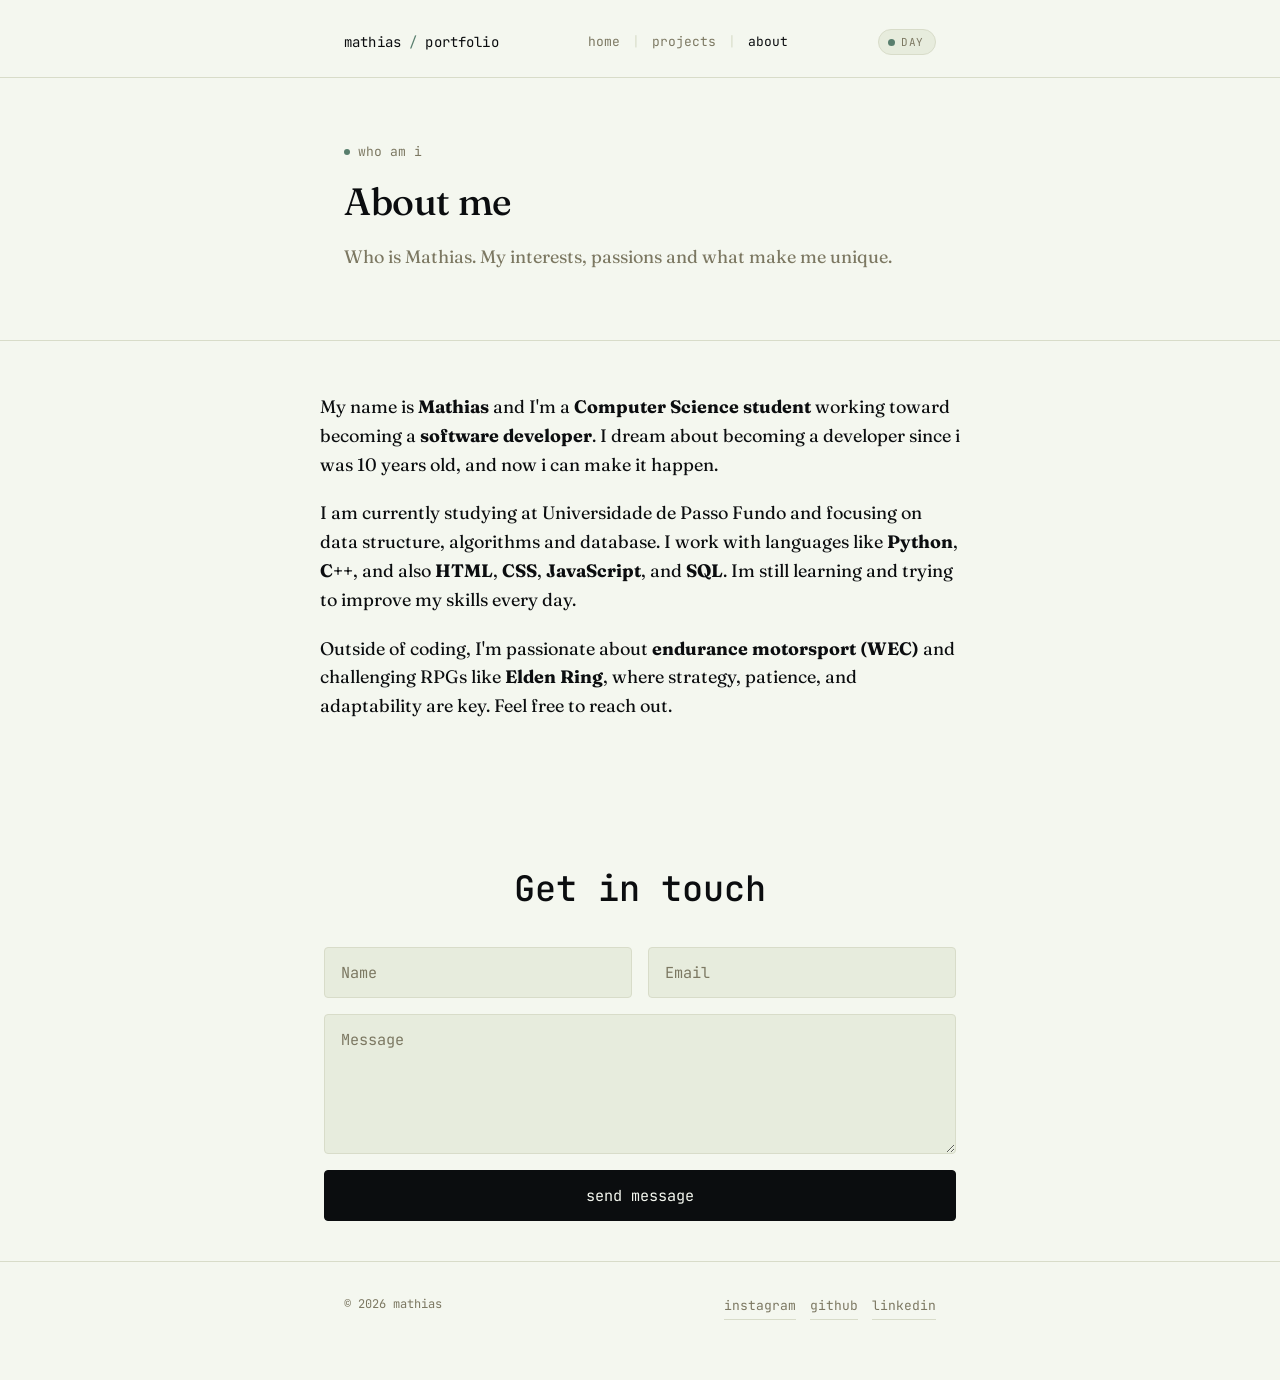
<file: about.html>
<!doctype html>
<html lang="en">

<head>
  <meta charset="utf-8">
  <meta name="viewport" content="width=device-width, initial-scale=1">
  <title>About — Mathias</title>
  <link rel="preconnect" href="https://fonts.googleapis.com">
  <link rel="preconnect" href="https://fonts.gstatic.com" crossorigin>
  <link
    href="https://fonts.googleapis.com/css2?family=Fraunces:opsz,wght@9..144,400..600&family=JetBrains+Mono:wght@400;500&display=swap"
    rel="stylesheet">
  <link rel="stylesheet" href="assets/style.css">
</head>

<body>

  <header class="site-header">
    <div class="wrap">
      <a class="brand" href="index.html">mathias <span class="dot">/</span> portfolio</a>
      <nav class="main-nav">
        <a href="index.html">home</a>
        <span class="sep">|</span>
        <a href="projects.html">projects</a>
        <span class="sep">|</span>
        <a href="about.html" aria-current="page">about</a>
      </nav>
      <button class="theme-toggle" data-theme-toggle type="button" aria-label="Toggle light/dark theme">
        <span class="glyph"></span><span class="label">day</span>
      </button>
    </div>
  </header>

  <section class="hero" style="padding-bottom:40px;">
    <div class="wrap">
      <p class="eyebrow"><span class="status"></span>who am i</p>
      <h1 style="font-size:clamp(28px,5vw,38px);">About me</h1>
      <p class="lede">Who is Mathias. My interests, passions and what make me unique.</p>
    </div>
  </section>

  <section class="wrap about-body">
    <p>My name is <strong>Mathias</strong> and I'm a <strong>Computer Science student</strong> working toward becoming a
      <strong>software developer</strong>. I dream about becoming a developer since i was 10 years old, and now i can
      make it happen.
    </p>
    <p>I am currently studying at Universidade de Passo Fundo and focusing on data structure, algorithms and database. I
      work with languages like <strong>Python</strong>, <strong>C++</strong>, and also <strong>HTML</strong>,
      <strong>CSS</strong>, <strong>JavaScript</strong>, and <strong>SQL</strong>. Im still learning and trying to
      improve my skills every day.
    </p>
    <p>Outside of coding, I'm passionate about <strong>endurance motorsport (WEC)</strong> and challenging RPGs like
      <strong>Elden Ring</strong>, where strategy, patience, and adaptability are key. Feel free to reach out.
    </p>
  </section>

  <section class="wrap contact-section">
    <h2 class="contact-title">Get in touch</h2>
    <form class="contact-form" action="https://formsubmit.co/mathiasaug@proton.me" method="POST">
      <!-- Configurações adicionais do FormSubmit -->
      <input type="hidden" name="_subject" value="Nova mensagem do Portfolio!">
      <input type="hidden" name="_captcha" value="false">

      <div class="form-row">
        <input type="text" name="name" placeholder="Name" required />
        <input type="email" name="email" placeholder="Email" required />
      </div>
      <div class="form-row">
        <textarea name="message" rows="5" placeholder="Message" required></textarea>
      </div>
      <button type="submit" class="btn-submit">send message</button>
    </form>
  </section>

  <footer class="site-footer">
    <div class="wrap">
      <p>© <span id="year"></span> mathias</p>
      <div class="about-links">
        <a href="https://www.instagram.com/mathiasdavilaa/" target="_blank" rel="noopener">instagram</a>
        <a href="https://github.com/mathiasdavilaa" target="_blank" rel="noopener">github</a>
        <a href="https://linkedin.com/in/mathiasdavilaa" target="_blank" rel="noopener">linkedin</a>
      </div>
    </div>
  </footer>

  <script>document.getElementById("year").textContent = new Date().getFullYear();</script>
  <script src="assets/theme.js"></script>
</body>

</html>
</file>
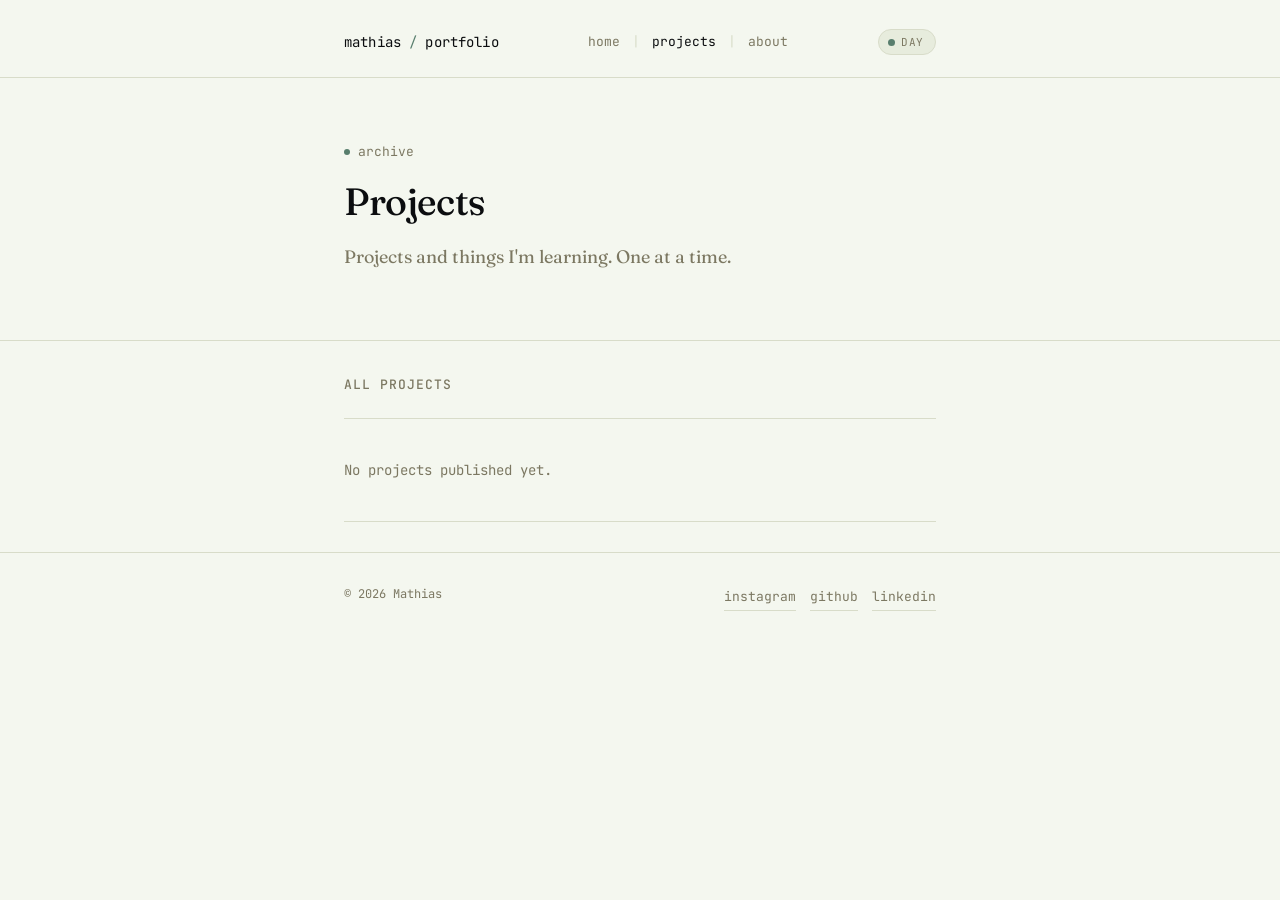
<file: projects.html>
<!doctype html>
<html lang="en">
<head>
<meta charset="utf-8">
<meta name="viewport" content="width=device-width, initial-scale=1">
<title>projects - mathias</title>
<link rel="preconnect" href="https://fonts.googleapis.com">
<link rel="preconnect" href="https://fonts.gstatic.com" crossorigin>
<link href="https://fonts.googleapis.com/css2?family=Fraunces:opsz,wght@9..144,400..600&family=JetBrains+Mono:wght@400;500&display=swap" rel="stylesheet">
<link rel="stylesheet" href="assets/style.css">
</head>
<body>

<header class="site-header">
  <div class="wrap">
    <a class="brand" href="index.html">mathias <span class="dot">/</span> portfolio</a>
    <nav class="main-nav">
      <a href="index.html">home</a>
      <span class="sep">|</span>
      <a href="projects.html" aria-current="page">projects</a>
      <span class="sep">|</span>
      <a href="about.html">about</a>
    </nav>
    <button class="theme-toggle" data-theme-toggle type="button" aria-label="Toggle light/dark theme">
      <span class="glyph"></span><span class="label">day</span>
    </button>
  </div>
</header>

<section class="hero" style="padding-bottom:40px;">
  <div class="wrap">
    <p class="eyebrow"><span class="status"></span>archive</p>
    <h1 style="font-size:clamp(28px,5vw,38px);">Projects</h1>
    <p class="lede">Projects and things I'm learning. One at a time.</p>
  </div>
</section>

<section class="wrap">
  <div class="section-head" style="margin-top:34px;">
    <h2>all projects</h2>
  </div>
  <ul class="post-list">
    <li class="post-item empty">
      No projects published yet.<br>
    </li>
  </ul>
</section>

<footer class="site-footer">
  <div class="wrap">
    <p>© <span id="year"></span> Mathias</p>
    <div class="about-links">
      <a href="https://www.instagram.com/mathiasdavilaa/" target="_blank" rel="noopener">instagram</a>
      <a href="https://github.com/mathiasdavilaa" target="_blank" rel="noopener">github</a>
      <a href="https://linkedin.com/in/mathiasdavilaa" target="_blank" rel="noopener">linkedin</a>
    </div>
  </div>
</footer>

<script>document.getElementById("year").textContent = new Date().getFullYear();</script>
<script src="assets/theme.js"></script>
</body>
</html>
</file>
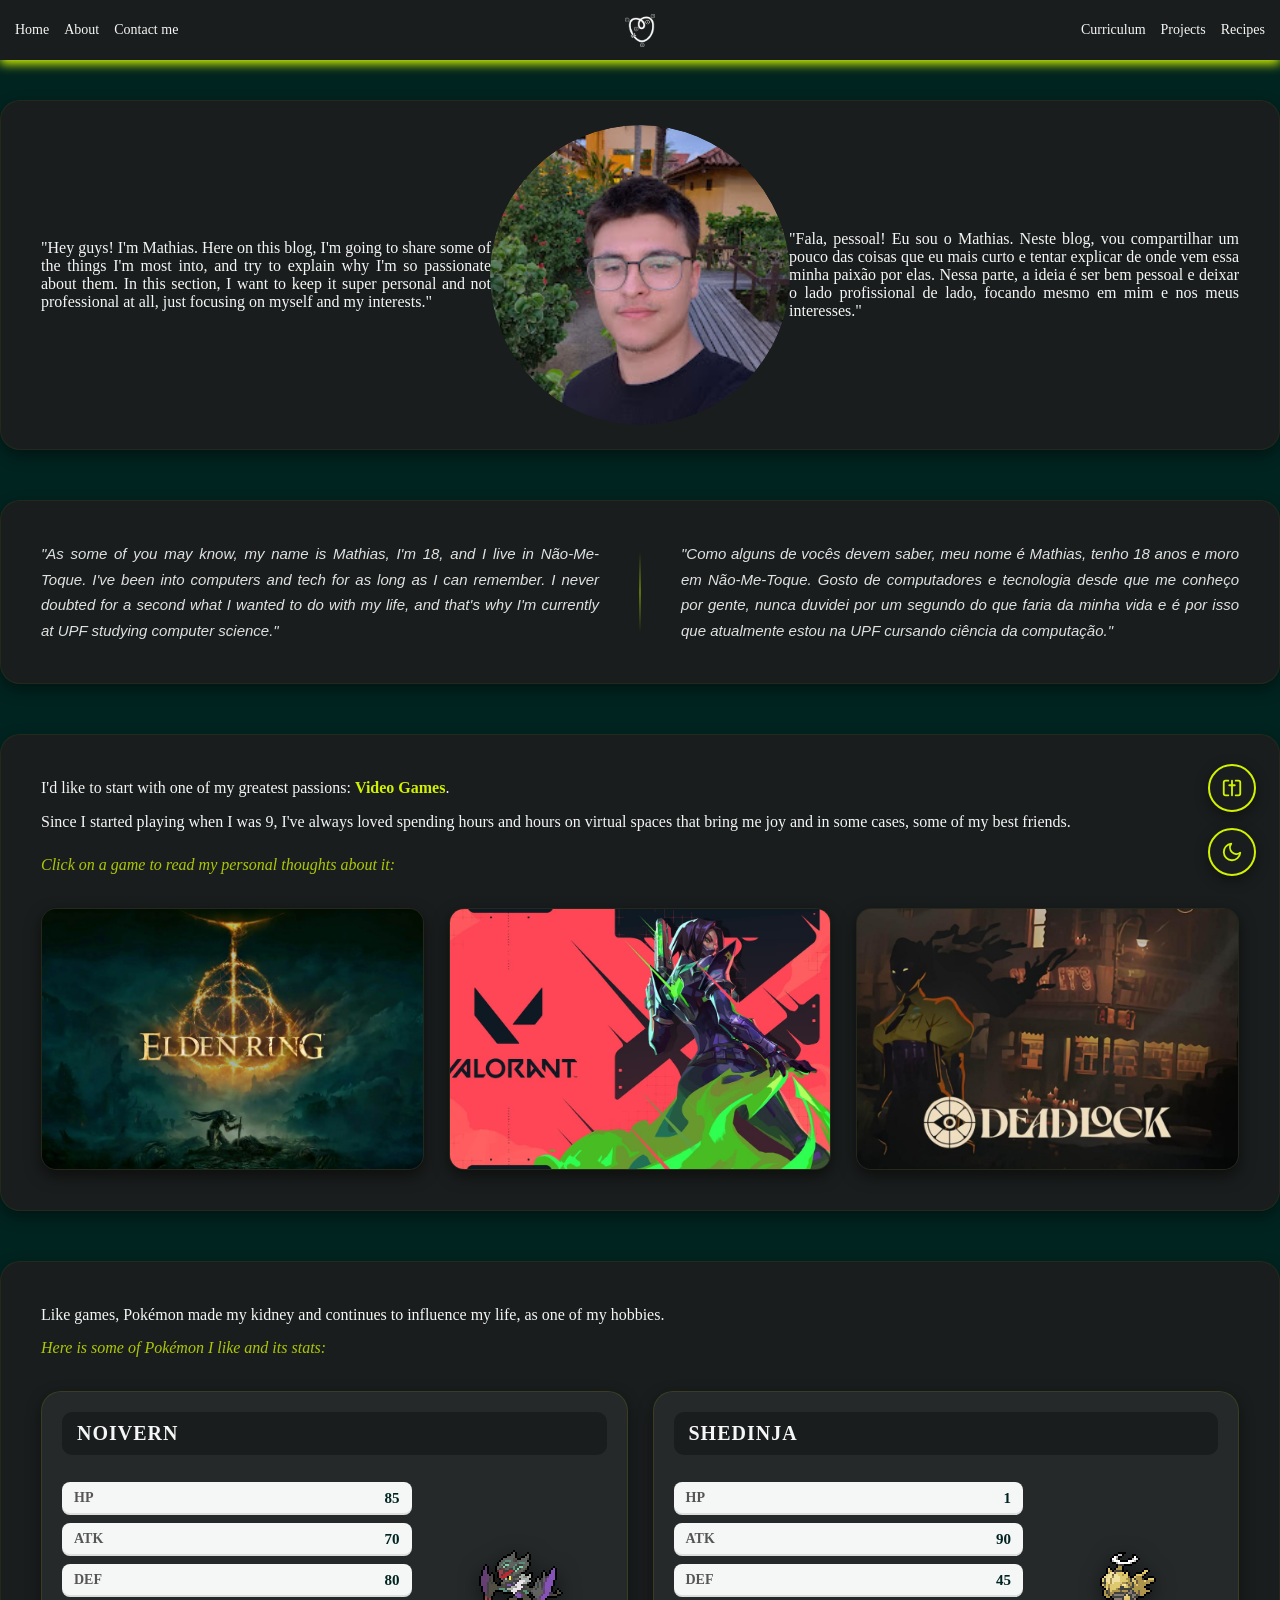
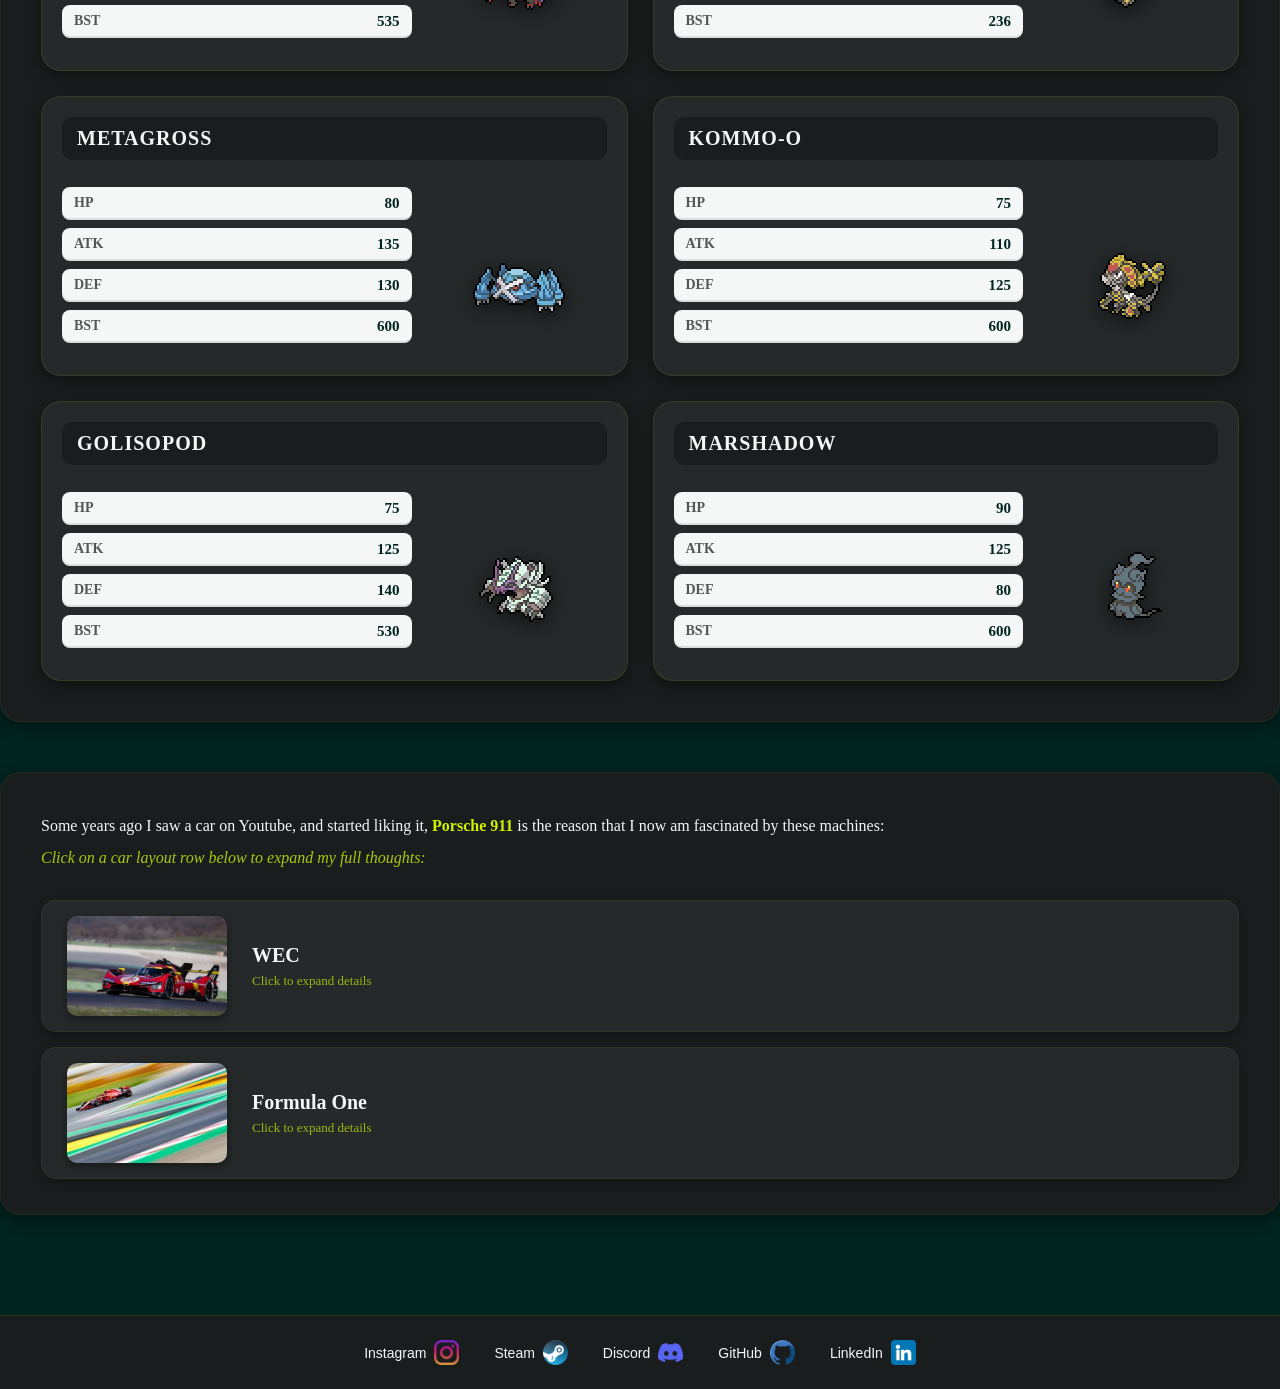
<file: pages/about.html>
<!doctype html>
<html>
    <head>
        <title>who is mathias</title>
        <link rel="stylesheet" href="../css/about.css" />
        <link rel="stylesheet" href="../css/defaults/header.css" />
        <link rel="stylesheet" href="../css/defaults/footer.css" />
        <link rel="stylesheet" href="../css/defaults/theme.css" />
    </head>
    <body>
    <header class="headerStyle">
        <div>
            <nav class="headerLinks leftLinks">
                <a href="../index.html" id="homeNav">Home</a>
                <a href="../pages/about.html" id="aboutNav">About</a>
                <a href="../pages/contact.html" id="contactNav">Contact me</a>
            </nav>

            <button id="buttonMenu" class="maxHelmet">
                <img src="../assets/THOR.png" alt="Menu" id="maxHelmet" />
            </button>

            <nav class="headerLinks rightLinks">
                <a href="../pages/curriculum.html" id="curriculumNav">Curriculum</a>
                <a href="../pages/projects.html" id="projectsNav">Projects</a>
                <a href="../pages/receitas.html" id="receitasNav">Recipes</a>
            </nav>
        </div>
    </header>

        <main style="padding-top: 100px">
            <div id="aboutMathias" class="spaceHighlight">
                <div class="mathiasText text-left">
                    <span>"Hey guys! I'm Mathias. Here on this blog, I'm going to share some of the things I'm most into, and try to explain why I'm so passionate about them. In this section, I want to keep it super personal and not professional at all, just focusing on myself and my interests."</span>
                </div>
                <div id="mathiasPhoto">
                    <img src="../assets/mathias.jpg" alt="Mathias" />
                </div>
                <div class="mathiasText text-right">
                    <span>"Fala, pessoal! Eu sou o Mathias. Neste blog, vou compartilhar um pouco das coisas que eu mais curto e tentar explicar de onde vem essa minha paixão por elas. Nessa parte, a ideia é ser bem pessoal e deixar o lado profissional de lado, focando mesmo em mim e nos meus interesses."</span>
                </div>
            </div>

            <div id="aboutFreeText" class="spaceHighlight">
                <div class="freeTextContainer">
                    <div class="freeTextColumn text-left">
                        <p>
                            "As some of you may know, my name is Mathias, I'm 18, and I live in Não-Me-Toque. I've been into computers and tech for as long as I can remember. I never doubted for a second what I wanted to do with my life, and that's why I'm currently at UPF studying computer science."
                        </p>
                    </div>
                    <div class="freeTextDivider"></div>
                    <div class="freeTextColumn text-right">
                        <p>
                            "Como alguns de vocês devem saber, meu nome é Mathias, tenho 18 anos e moro em Não-Me-Toque. Gosto de computadores e tecnologia desde que me conheço por gente, nunca duvidei por um segundo do que faria da minha vida e é por isso que atualmente estou na UPF cursando ciência da computação."
                        </p>
                    </div>
                </div>
            </div>

            <div id="aboutGames" class="spaceHighlight">
                <div class="gamesIntroText">
                    <p>I'd like to start with one of my greatest passions: <strong>Video Games</strong>.</p>
                    <p>Since I started playing when I was 9, I've always loved spending hours and hours on virtual spaces that bring me joy and in some cases, some of my best friends.</p>
                    <p class="subHint">Click on a game to read my personal thoughts about it:</p>
                </div>

                <div class="gamesRow">
                    <div class="gameCard" onclick="openGameModal('modalElden')">
                        <img src="../assets/games/elden_ring.png" alt="ELDEN RING" />
                    </div>
                    <div class="gameCard" onclick="openGameModal('modalValorant')">
                        <img src="../assets/games/valorant.jpg" alt="VALORANT" />
                    </div>
                    <div class="gameCard" onclick="openGameModal('modalDeadlock')">
                        <img src="../assets/games/deadlock.jpg" alt="DEADLOCK" />
                    </div>
                </div>
            </div>

            <dialog id="modalElden" class="gameModal">
                <div class="modalContent">
                    <h2>Elden Ring</h2>
                    <div class="modalBodyScroll">
                        <p>My story with Elden Ring kinda funny, when i tried playing it for the first time, I got lost in The Lands Between and dropped the game in about 20 minutes, days later my friend kept saying to me to give the game another chance, and so did I, and it became my favorite game since then.</p>
                        <p>By the time I'm writing this, I have around 500 hours, which i consider not much compared to what I'm aiming to achieve.</p>
                    </div>
                    <button class="closeModalBtn" onclick="closeGameModal('modalElden')">Fechar</button>
                </div>
            </dialog>

            <dialog id="modalValorant" class="gameModal">
                <div class="modalContent">
                    <h2>Valorant</h2>
                    <div class="modalBodyScroll">
                        <p>I actually hate this game.</p>
                        <p>So why is it here? Because I love playing it, I bought my computer with SENAI's money, so I could play with more fps and more competitively, and since I love fps, this game caught my attention in the first time i saw it on Youtube.</p>
                        <p>I still remember which video was.</p>
                    </div>
                    <button class="closeModalBtn" onclick="closeGameModal('modalValorant')">Fechar</button>
                </div>
            </dialog>

            <dialog id="modalDeadlock" class="gameModal">
                <div class="modalContent">
                    <h2>Deadlock</h2>
                    <div class="modalBodyScroll">
                        <p>Theres not much to say about Deadlock, it is a game in currently development by VALVE, the same from CSGO, TFT, DOTA and HALF-LIFE.</p>
                        <p>I have about 370 hours of this game.</p>
                    </div>
                    <button class="closeModalBtn" onclick="closeGameModal('modalDeadlock')">Fechar</button>
                </div>
            </dialog>

            <div id="aboutPokemon" class="spaceHighlight">
                <div class="pokemonIntroText">
                    <p>Like games, Pokémon made my kidney and continues to influence my life, as one of my hobbies.</p>
                    <p class="subHint">Here is some of Pokémon I like and its stats:</p>
                </div>

                <div class="pokemonGrid">
                    <div class="pokemonCardShowdown">
                        <div class="pokeHeader"><h3>NOIVERN</h3></div>
                        <div class="pokeBody">
                            <div class="pokeStatsList">
                                <div class="statRow"><span>HP</span><strong>85</strong></div>
                                <div class="statRow"><span>ATK</span><strong>70</strong></div>
                                <div class="statRow"><span>DEF</span><strong>80</strong></div>
                                <div class="statRow"><span>BST</span><strong>535</strong></div>
                            </div>
                            <div class="pokeBigImg">
                                <a href="https://pokemondb.net/pokedex/noivern" target="_blank"><img src="../assets/pokemon/noivern.png" alt="Noivern"/></a>
                            </div>
                        </div>
                    </div>

                    <div class="pokemonCardShowdown">
                        <div class="pokeHeader"><h3>SHEDINJA</h3></div>
                        <div class="pokeBody">
                            <div class="pokeStatsList">
                                <div class="statRow"><span>HP</span><strong>1</strong></div>
                                <div class="statRow"><span>ATK</span><strong>90</strong></div>
                                <div class="statRow"><span>DEF</span><strong>45</strong></div>
                                <div class="statRow"><span>BST</span><strong>236</strong></div>
                            </div>
                            <div class="pokeBigImg">
                                <a href="https://pokemondb.net/pokedex/shedinja" target="_blank"><img src="../assets/pokemon/shedinja.png" alt="Shedinja"/></a>
                            </div>
                        </div>
                    </div>

                    <div class="pokemonCardShowdown">
                        <div class="pokeHeader"><h3>METAGROSS</h3></div>
                        <div class="pokeBody">
                            <div class="pokeStatsList">
                                <div class="statRow"><span>HP</span><strong>80</strong></div>
                                <div class="statRow"><span>ATK</span><strong>135</strong></div>
                                <div class="statRow"><span>DEF</span><strong>130</strong></div>
                                <div class="statRow"><span>BST</span><strong>600</strong></div>
                            </div>
                            <div class="pokeBigImg">
                                <a href="https://pokemondb.net/pokedex/metagross" target="_blank"><img src="../assets/pokemon/metagross.png" alt="Metagross"/></a>
                            </div>
                        </div>
                    </div>

                    <div class="pokemonCardShowdown">
                        <div class="pokeHeader"><h3>KOMMO-O</h3></div>
                        <div class="pokeBody">
                            <div class="pokeStatsList">
                                <div class="statRow"><span>HP</span><strong>75</strong></div>
                                <div class="statRow"><span>ATK</span><strong>110</strong></div>
                                <div class="statRow"><span>DEF</span><strong>125</strong></div>
                                <div class="statRow"><span>BST</span><strong>600</strong></div>
                            </div>
                            <div class="pokeBigImg">
                                <a href="https://pokemondb.net/pokedex/kommo-o" target="_blank"><img src="../assets/pokemon/kommo-o.png" alt="Kommo-o"/></a>
                            </div>
                        </div>
                    </div>

                    <div class="pokemonCardShowdown">
                        <div class="pokeHeader"><h3>GOLISOPOD</h3></div>
                        <div class="pokeBody">
                            <div class="pokeStatsList">
                                <div class="statRow"><span>HP</span><strong>75</strong></div>
                                <div class="statRow"><span>ATK</span><strong>125</strong></div>
                                <div class="statRow"><span>DEF</span><strong>140</strong></div>
                                <div class="statRow"><span>BST</span><strong>530</strong></div>
                            </div>
                            <div class="pokeBigImg">
                                <a href="https://pokemondb.net/pokedex/golisopod" target="_blank"><img src="../assets/pokemon/golisopod.png" alt="Golisopod"/></a>
                            </div>
                        </div>
                    </div>

                    <div class="pokemonCardShowdown">
                        <div class="pokeHeader"><h3>MARSHADOW</h3></div>
                        <div class="pokeBody">
                            <div class="pokeStatsList">
                                <div class="statRow"><span>HP</span><strong>90</strong></div>
                                <div class="statRow"><span>ATK</span><strong>125</strong></div>
                                <div class="statRow"><span>DEF</span><strong>80</strong></div>
                                <div class="statRow"><span>BST</span><strong>600</strong></div>
                            </div>
                            <div class="pokeBigImg">
                                <a href="https://pokemondb.net/pokedex/marshadow" target="_blank"><img src="../assets/pokemon/marshadow.png" alt="Marshadow"/></a>
                            </div>
                        </div>
                    </div>
                </div>
            </div>

            <div id="aboutCars" class="spaceHighlight">
                <div class="carsIntroText">
                    <p>Some years ago I saw a car on Youtube, and started liking it, <strong>Porsche 911</strong> is the reason that I now am fascinated by these machines:</p>
                    <p class="subHint">Click on a car layout row below to expand my full thoughts:</p>
                </div>

                <div class="carsContainerColumn">
                    <div class="carRowWrapper">
                        <div class="carRowCard" onclick="toggleCarDescription(this)">
                            <div class="carRowImg">
                                <img src="../assets/Ferrari-499P.jpg" alt="Ferrari 499P" />
                            </div>
                            <div class="carRowTitle">
                                <h3>WEC</h3>
                                <span>Click to expand details</span>
                            </div>
                        </div>
                        <div class="carRowDescription">
                            <div class="carDescriptionContent">
                                <p>The <strong>FIA World Endurance Championship</strong> (WEC) is the world's premier international sports car racing series. Instead of short sprints like Formula 1, WEC is all about endurance, testing mechanical reliability, fuel efficiency, and driver stamina over grueling long-distance races.</p>

                                <p>Here is what makes the championship unique:</p>

                                <ul>
                                  <li><strong>The Multi-Class Format:</strong> Cars from different performance tiers race on the track at the very same time. You have the bleeding-edge, high-downforce <strong>Hypercars</strong> battling for the overall win while simultaneously navigating traffic around the production-based <strong>LMGT3</strong> sports cars.</li>
                                  <li><strong>The Races:</strong> Event lengths typically range from 6 to 10 hours, held at iconic circuits worldwide like Spa-Francorchamps, Fuji, and Interlagos.</li>
                                  <li><strong>The Crown Jewel:</strong> The centerpiece of the WEC calendar is the legendary <strong>24 Hours of Le Mans</strong> in France, an ultimate 24-hour test of human and machine engineering.</li>
                                  <li><strong>Teamwork:</strong> Every car is shared by a lineup of three drivers who swap out during pit stops, making strategy, traffic management, and consistency just as vital as outright speed.</li>
                                </ul>
                            </div>
                        </div>
                    </div>

                    <div class="carRowWrapper">
                        <div class="carRowCard" onclick="toggleCarDescription(this)">
                            <div class="carRowImg">
                                <img src="../assets/formulaone.jpg" alt="Scuderia Ferrari" />
                            </div>
                            <div class="carRowTitle">
                                <h3>Formula One</h3>
                                <span>Click to expand details</span>
                            </div>
                        </div>
                        <div class="carRowDescription">
                            <div class="carDescriptionContent">
                                <p>The <strong>FIA Formula One World Championship</strong> (F1) is the highest class of international racing for open-wheel, single-seater formula cars. Unlike the multi-class endurance testing of WEC, F1 is a hyper-focused sprint series built entirely around raw speed, cutting-edge aerodynamics, and ultimate driver precision.</p>

                                <p>Here is what makes the championship unique:</p>

                                <ul>
                                  <li><strong>The Single-Class Sprint:</strong> Every driver on the grid is racing in identical categories of machinery, fighting for the exact same track position. There are no slower production classes to lap — just 20 of the fastest cars in the world fighting wheel-to-wheel in a high-speed sprint that typically lasts just 90 minutes.</li>
                                  <li><strong>The Races (Grands Prix):</strong> Events are held across a massive global calendar, featuring a mix of legendary permanent circuits like Silverstone and Monza, alongside tight, unforgiving street tracks like Monaco, Singapore, and Las Vegas.</li>
                                  <li><strong>The Crown Jewel:</strong> While there isn't a single standalone endurance race, the <strong>Monaco Grand Prix</strong> is widely considered the ultimate test of precision, where drivers skim barriers at incredible speeds on a circuit with virtually zero margin for error.</li>
                                  <li><strong>Individual & Team Battle:</strong> Among the 10 teams that design and build their own custom chassis and power units to win the Constructors' Championship, the ultimate glory goes to the individual. Two drivers per team compete fiercely against the rest of the grid — and each other — for the Drivers' World Championship.</li>
                                </ul>
                            </div>
                        </div>
                    </div>
                </div>
            </div>
        </main>
        <footer class="site-footer">
            <div class="footer-redes">
                <a href="https://instagram.com/mathiasdavilaa" target="_blank" rel="noopener noreferrer" class="footer-item">
                    <span class="footer-nome">Instagram</span>
                    <div class="footer-icone"><img src="../assets/icons/Instagram_icon_logo.png" alt="Instagram" /></div>
                </a>
                <a href="https://steamcommunity.com/id/madoase" target="_blank" rel="noopener noreferrer" class="footer-item">
                    <span class="footer-nome">Steam</span>
                    <div class="footer-icone"><img src="../assets/icons/Steam_icon_logo.png" alt="Steam" /></div>
                </a>
                <a href="https://discord.gg/dqc7RD9qSx" target="_blank" rel="noopener noreferrer" class="footer-item">
                    <span class="footer-nome">Discord</span>
                    <div class="footer-icone"><img src="../assets/icons/Discord_icon_logo.png" alt="Discord" /></div>
                </a>
                <a href="https://github.com/mathiasdavilaa" target="_blank" rel="noopener noreferrer" class="footer-item">
                    <span class="footer-nome">GitHub</span>
                    <div class="footer-icone"><img src="../assets/icons/Github_icon_logo.png" alt="GitHub" /></div>
                </a>
                <a href="https://www.linkedin.com/in/mathiasdavilaa/" target="_blank" rel="noopener noreferrer" class="footer-item">
                    <span class="footer-nome">LinkedIn</span>
                    <div class="footer-icone"><img src="../assets/icons/Linkedin_icon_logo.png" alt="LinkedIn" /></div>
                </a>
            </div>
        </footer>
        <script src="../js/defaults/header.js"></script>
        <script src="../js/about.js"></script>
        <script src="../js/defaults/theme-toggle.js"></script>
        <script src="../js/defaults/accessibility-toggle.js"></script>
</body>
</html>
</file>
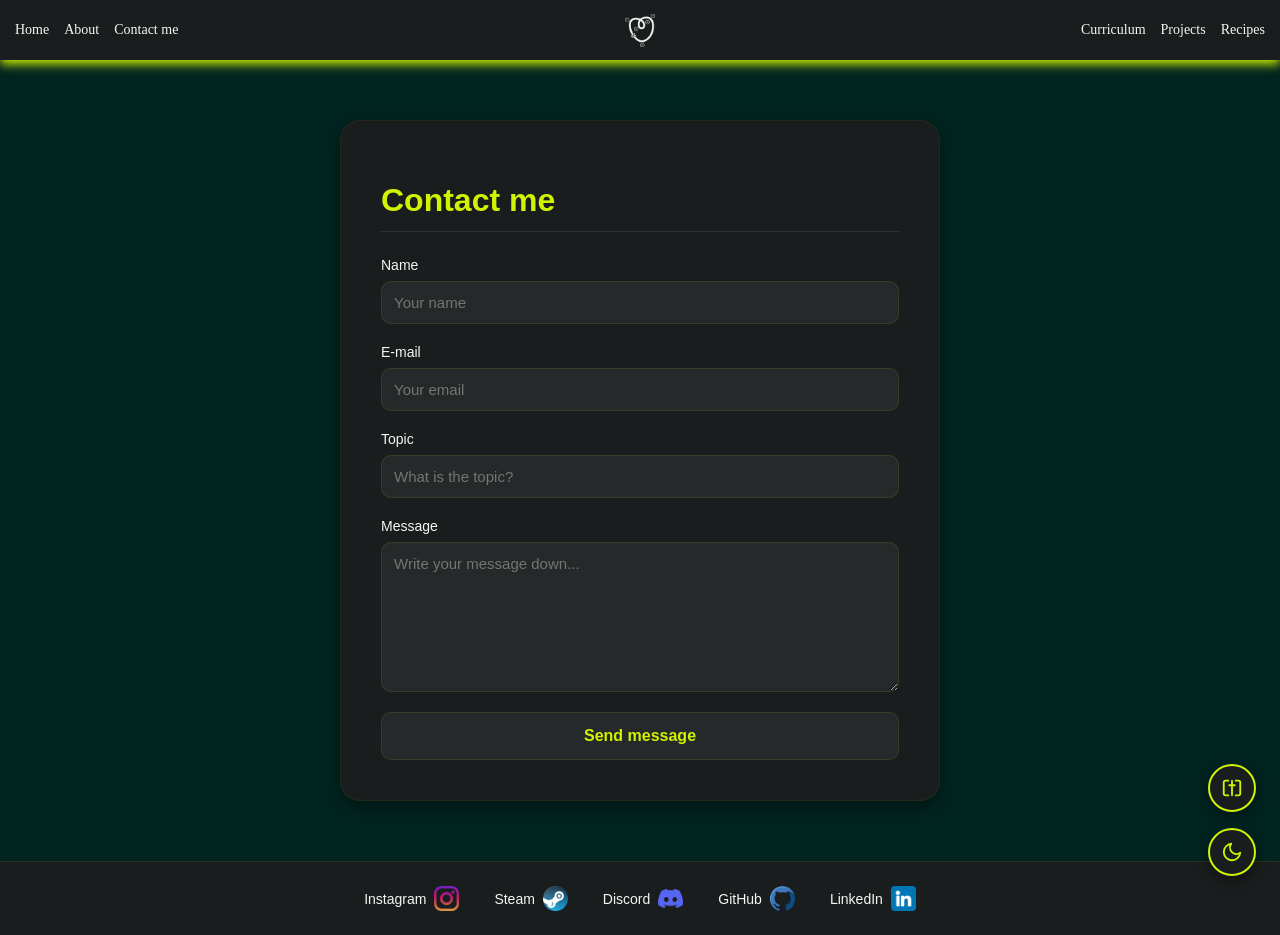
<file: pages/contact.html>
<!doctype html>
<html>
    <head>
        <title>contact me</title>
        <link rel="stylesheet" href="../css/defaults/header.css" />
        <link rel="stylesheet" href="../css/defaults/footer.css" />
        <link rel="stylesheet" href="../css/defaults/theme.css" />
        <link rel="stylesheet" href="../css/contact.css" />
    </head>
    <body>
        <div class="conteudo-pagina">
            <div id="headerLimit"></div>

            <header class="headerStyle">
                <div>
                    <nav class="headerLinks leftLinks">
                        <a href="../index.html" id="homeNav">Home</a>
                        <a href="../pages/about.html" id="aboutNav">About</a>
                        <a href="../pages/contact.html" id="contactNav">Contact me</a>
                    </nav>

                    <button id="buttonMenu" class="maxHelmet">
                        <img
                            src="../assets/THOR.png"
                            alt="Menu"
                            id="maxHelmet"
                        />
                    </button>

                    <nav class="headerLinks rightLinks">
                        <a href="../pages/curriculum.html" id="curriculumNav">Curriculum</a>
                        <a href="../pages/projects.html" id="projectsNav">Projects</a>
                        <a href="../pages/receitas.html" id="receitasNav">Recipes</a>
                    </nav>
                </div>
            </header>

            <main>
                <div class="contactContainer">
                    <h1>Contact me</h1>

                    <form action="https://formspree.io/f/xpqeepab" method="POST">

                        <div class="formGroup">
                            <label for="nome">Name</label>
                            <input type="text" id="nome" name="name" placeholder="Your name" required />
                        </div>

                        <div class="formGroup">
                            <label for="email">E-mail</label>
                            <input type="email" id="email" name="email" placeholder="Your email" required />
                        </div>

                        <div class="formGroup">
                            <label for="assunto">Topic</label>
                            <input type="text" id="assunto" name="subject" placeholder="What is the topic?" required />
                        </div>

                        <div class="formGroup">
                            <label for="mensagem">Message</label>
                            <textarea id="mensagem" name="message" placeholder="Write your message down..." required></textarea>
                        </div>

                        <button type="submit" class="btnSubmit">Send message</button>

                    </form>
                </div>
            </main>

            <footer class="site-footer">
                <div class="footer-redes">
                    <a href="https://instagram.com/mathiasdavilaa" target="_blank" rel="noopener noreferrer" class="footer-item">
                        <span class="footer-nome">Instagram</span>
                        <div class="footer-icone"><img src="../assets/icons/Instagram_icon_logo.png" alt="Instagram" /></div>
                    </a>
                    <a href="https://steamcommunity.com/id/mathiasdavilaa/" target="_blank" rel="noopener noreferrer" class="footer-item">
                        <span class="footer-nome">Steam</span>
                        <div class="footer-icone"><img src="../assets/icons/Steam_icon_logo.png" alt="Steam" /></div>
                    </a>
                    <a href="https://discord.gg/dqc7RD9qSx" target="_blank" rel="noopener noreferrer" class="footer-item">
                        <span class="footer-nome">Discord</span>
                        <div class="footer-icone"><img src="../assets/icons/Discord_icon_logo.png" alt="Discord" /></div>
                    </a>
                    <a href="https://github.com/mathiasdavilaa" target="_blank" rel="noopener noreferrer" class="footer-item">
                        <span class="footer-nome">GitHub</span>
                        <div class="footer-icone"><img src="../assets/icons/Github_icon_logo.png" alt="GitHub" /></div>
                    </a>
                    <a href="https://www.linkedin.com/in/mathiasdavilaa/" target="_blank" rel="noopener noreferrer" class="footer-item">
                        <span class="footer-nome">LinkedIn</span>
                        <div class="footer-icone"><img src="../assets/icons/Linkedin_icon_logo.png" alt="LinkedIn" /></div>
                    </a>
                </div>
            </footer>
        </div>
        <script src="../js/defaults/header.js"></script>
        <script src="../js/defaults/theme-toggle.js"></script>
        <script src="../js/defaults/accessibility-toggle.js"></script>
</body>
</html>
</file>
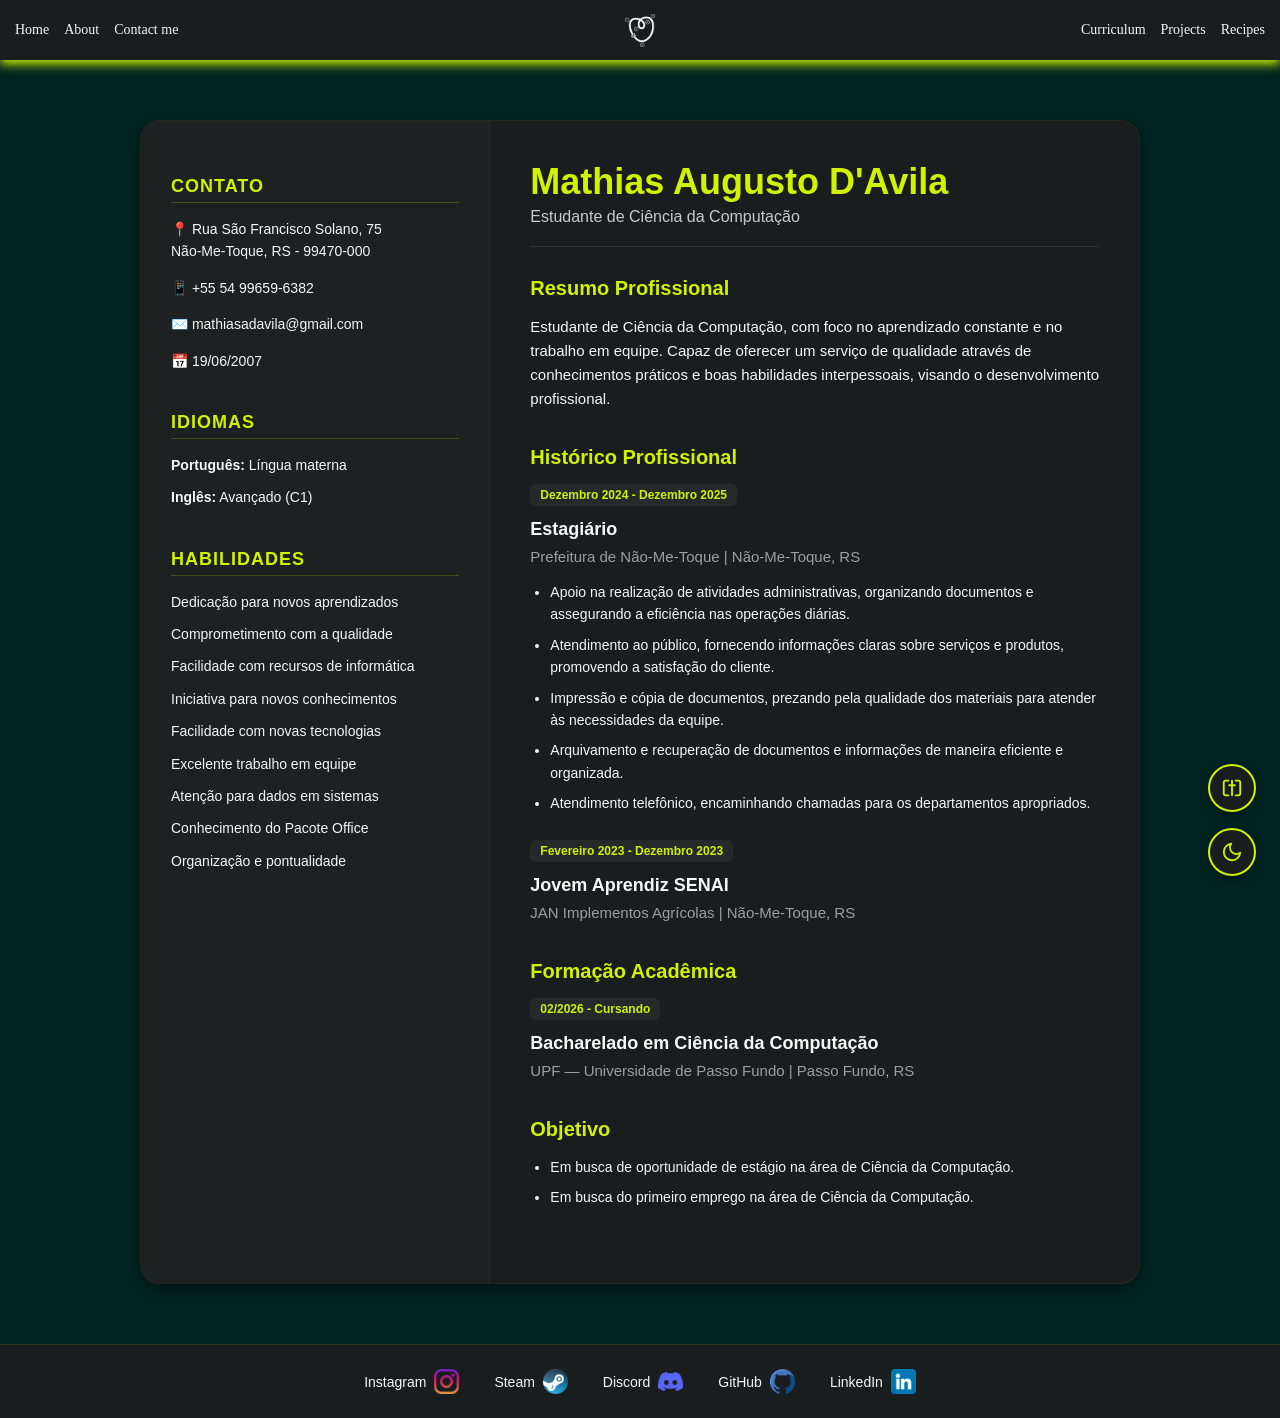
<file: pages/curriculum.html>
<!doctype html>
<html>
    <head>
        <title>Curriculum - Mathias</title>
        <link rel="stylesheet" href="../css/defaults/header.css" />
        <link rel="stylesheet" href="../css/defaults/footer.css" />
        <link rel="stylesheet" href="../css/defaults/theme.css" />
        <link rel="stylesheet" href="../css/curriculum.css" />
    </head>
    <body>
        <div class="conteudo-pagina">
            <div id="headerLimit"></div>

            <header class="headerStyle">
                <div>
                    <nav class="headerLinks leftLinks">
                        <a href="../index.html" id="homeNav">Home</a>
                        <a href="../pages/about.html" id="aboutNav">About</a>
                        <a href="../pages/contact.html" id="contactNav">Contact me</a>
                    </nav>

                    <button id="buttonMenu" class="maxHelmet">
                        <img src="../assets/THOR.png" alt="Menu" id="maxHelmet" />
                    </button>

                    <nav class="headerLinks rightLinks">
                        <a href="../pages/curriculum.html" id="curriculumNav">Curriculum</a>
                        <a href="../pages/projects.html" id="projectsNav">Projects</a>
                        <a href="../pages/receitas.html" id="receitasNav">Recipes</a>
                    </nav>
                </div>
            </header>

            <main class="cv-main">
                <div class="cv-container">
                    <aside class="cv-sidebar">
                        <div class="cv-profile-box">
                            <h2>Contato</h2>
                            <p>📍 Rua São Francisco Solano, 75<br>Não-Me-Toque, RS - 99470-000</p>
                            <p>📱 +55 54 99659-6382</p>
                            <p>✉️ mathiasadavila@gmail.com</p>
                            <p>📅 19/06/2007</p>
                        </div>

                        <div class="cv-section-sidebar">
                            <h2>Idiomas</h2>
                            <ul>
                               <li><strong>Português:</strong> Língua materna</li>
                               <li><strong>Inglês:</strong> Avançado (C1)</li>
                            </ul>
                        </div>

                        <div class="cv-section-sidebar">
                            <h2>Habilidades</h2>
                            <ul>
                                <li>Dedicação para novos aprendizados</li>
                                <li>Comprometimento com a qualidade</li>
                                <li>Facilidade com recursos de informática</li>
                                <li>Iniciativa para novos conhecimentos</li>
                                <li>Facilidade com novas tecnologias</li>
                                <li>Excelente trabalho em equipe</li>
                                <li>Atenção para dados em sistemas</li>
                                <li>Conhecimento do Pacote Office</li>
                                <li>Organização e pontualidade</li>
                            </ul>
                        </div>
                    </aside>
                    <section class="cv-content">
                        <header class="cv-header">
                            <h1>Mathias Augusto D'Avila</h1>
                            <p class="cv-subtitle">Estudante de Ciência da Computação</p>
                        </header>

                        <div class="cv-section">
                            <h2>Resumo Profissional</h2>
                            <p>Estudante de Ciência da Computação, com foco no aprendizado constante e no trabalho em equipe. Capaz de oferecer um serviço de qualidade através de conhecimentos práticos e boas habilidades interpessoais, visando o desenvolvimento profissional.</p>
                        </div>

                        <div class="cv-section">
                            <h2>Histórico Profissional</h2>

                            <div class="cv-item">
                                <span class="cv-date">Dezembro 2024 - Dezembro 2025</span>
                                <h3>Estagiário</h3>
                                <p class="cv-company">Prefeitura de Não-Me-Toque | Não-Me-Toque, RS</p>
                                <ul>
                                    <li>Apoio na realização de atividades administrativas, organizando documentos e assegurando a eficiência nas operações diárias.</li>
                                    <li>Atendimento ao público, fornecendo informações claras sobre serviços e produtos, promovendo a satisfação do cliente.</li>
                                    <li>Impressão e cópia de documentos, prezando pela qualidade dos materiais para atender às necessidades da equipe.</li>
                                    <li>Arquivamento e recuperação de documentos e informações de maneira eficiente e organizada.</li>
                                    <li>Atendimento telefônico, encaminhando chamadas para os departamentos apropriados.</li>
                                </ul>
                            </div>

                            <div class="cv-item">
                                <span class="cv-date">Fevereiro 2023 - Dezembro 2023</span>
                                <h3>Jovem Aprendiz SENAI</h3>
                                <p class="cv-company">JAN Implementos Agrícolas | Não-Me-Toque, RS</p>
                            </div>
                        </div>

                        <div class="cv-section">
                            <h2>Formação Acadêmica</h2>
                            <div class="cv-item">
                                <span class="cv-date">02/2026 - Cursando</span>
                                <h3>Bacharelado em Ciência da Computação</h3>
                                <p class="cv-company">UPF — Universidade de Passo Fundo | Passo Fundo, RS</p>
                            </div>
                        </div>

                        <div class="cv-section">
                            <h2>Objetivo</h2>
                            <ul>
                                <li>Em busca de oportunidade de estágio na área de Ciência da Computação.</li>
                                <li>Em busca do primeiro emprego na área de Ciência da Computação.</li>
                            </ul>
                        </div>
                    </section>

                </div>
            </main>

            <footer class="site-footer">
                <div class="footer-redes">
                    <a href="https://instagram.com/mathiasdavilaa" target="_blank" rel="noopener noreferrer" class="footer-item">
                        <span class="footer-nome">Instagram</span>
                        <div class="footer-icone"><img src="../assets/icons/Instagram_icon_logo.png" alt="Instagram" /></div>
                    </a>
                    <a href="https://steamcommunity.com/id/madoase" target="_blank" rel="noopener noreferrer" class="footer-item">
                        <span class="footer-nome">Steam</span>
                        <div class="footer-icone"><img src="../assets/icons/Steam_icon_logo.png" alt="Steam" /></div>
                    </a>
                    <a href="https://discord.gg/dqc7RD9qSx" target="_blank" rel="noopener noreferrer" class="footer-item">
                        <span class="footer-nome">Discord</span>
                        <div class="footer-icone"><img src="../assets/icons/Discord_icon_logo.png" alt="Discord" /></div>
                    </a>
                    <a href="https://github.com/mathiasdavilaa" target="_blank" rel="noopener noreferrer" class="footer-item">
                        <span class="footer-nome">GitHub</span>
                        <div class="footer-icone"><img src="../assets/icons/Github_icon_logo.png" alt="GitHub" /></div>
                    </a>
                    <a href="https://www.linkedin.com/in/mathiasdavilaa/" target="_blank" rel="noopener noreferrer" class="footer-item">
                        <span class="footer-nome">LinkedIn</span>
                        <div class="footer-icone"><img src="../assets/icons/Linkedin_icon_logo.png" alt="LinkedIn" /></div>
                    </a>
                </div>
            </footer>
        </div>
        <script src="../js/defaults/header.js"></script>
        <script src="../js/defaults/theme-toggle.js"></script>
        <script src="../js/defaults/accessibility-toggle.js"></script>
</body>
</html>
</file>
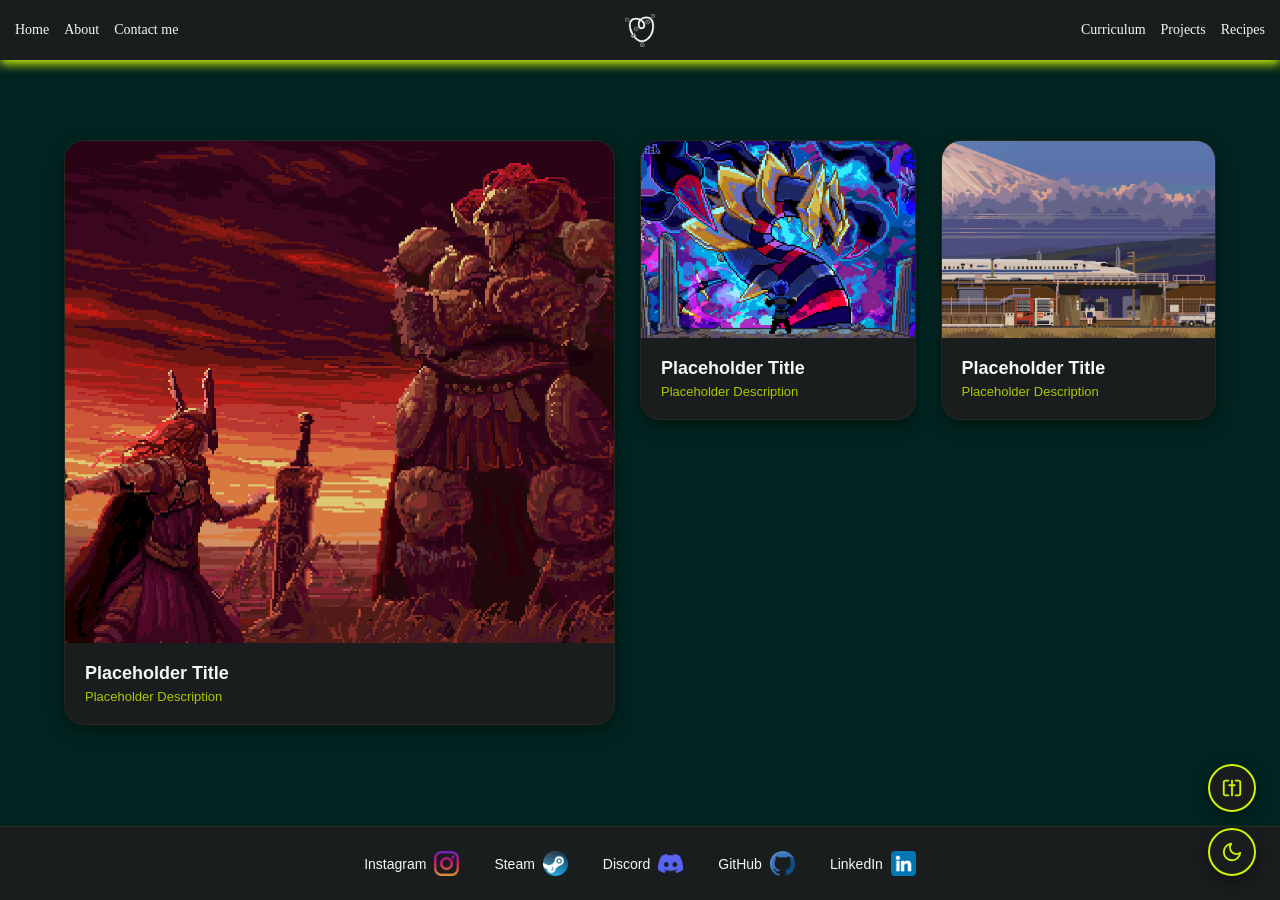
<file: pages/projects.html>
<!DOCTYPE html>
<html>
<head>
    <title>my projects</title>
    <link rel="stylesheet" href="../css/defaults/header.css" />
    <link rel="stylesheet" href="../css/defaults/footer.css" />
    <link rel="stylesheet" href="../css/defaults/theme.css" />
    <link rel="stylesheet" href="../css/projects.css" />
</head>
<body>
    <div class="conteudo-pagina">
        <header class="headerStyle">
            <div>
                <nav class="headerLinks leftLinks">
                    <a href="../index.html" id="homeNav">Home</a>
                    <a href="../pages/about.html" id="aboutNav">About</a>
                    <a href="../pages/contact.html" id="contactNav">Contact me</a>
                </nav>

                <button id="buttonMenu" class="maxHelmet">
                    <img
                        src="../assets/THOR.png"
                        alt="Menu"
                        id="maxHelmet"
                    />
                </button>

                <nav class="headerLinks rightLinks">
                    <a href="../pages/curriculum.html" id="curriculumNav">Curriculum</a>
                    <a href="../pages/projects.html" id="projectsNav">Projects</a>
                    <a href="../pages/receitas.html" id="receitasNav">Recipes</a>
                </nav>
            </div>
        </header>

        <main class="projetos-principal">
            <div class="grade-projetos">

                <div class="projeto-card card-destaque">
                    <div class="projeto-imagem">
                        <img src="../assets/banners/eldenring-banner.gif" alt="Placeholder" />
                    </div>
                    <div class="projeto-info">
                        <h3>Placeholder Title</h3>
                        <span>Placeholder Description</span>
                    </div>
                </div>

                <div class="projeto-card">
                    <div class="projeto-imagem">
                        <img src="../assets/banners/giratina-banner.gif" alt="Placeholder" />
                    </div>
                    <div class="projeto-info">
                        <h3>Placeholder Title</h3>
                        <span>Placeholder Description</span>
                    </div>
                </div>

                <div class="projeto-card">
                    <div class="projeto-imagem">
                        <img src="../assets/banners/car-banner.gif" alt="Placeholder" />
                    </div>
                    <div class="projeto-info">
                        <h3>Placeholder Title</h3>
                        <span>Placeholder Description</span>
                    </div>
                </div>
            </div>
        </main>

    </div>

    <footer class="site-footer">
            <div class="footer-redes">

                <a href="https://instagram.com/mathiasdavilaa" target="_blank" rel="noopener noreferrer" class="footer-item">
                    <span class="footer-nome">Instagram</span>
                    <div class="footer-icone">
                        <img src="../assets/icons/Instagram_icon_logo.png" alt="Instagram" />
                    </div>
                </a>

                <a href="https://steamcommunity.com/id/madoase" target="_blank" rel="noopener noreferrer" class="footer-item">
                    <span class="footer-nome">Steam</span>
                    <div class="footer-icone">
                        <img src="../assets/icons/Steam_icon_logo.png" alt="Steam" />
                    </div>
                </a>

                <a href="https://discord.gg/dqc7RD9qSx" target="_blank" rel="noopener noreferrer" class="footer-item">
                    <span class="footer-nome">Discord</span>
                    <div class="footer-icone">
                        <img src="../assets/icons/Discord_icon_logo.png" alt="Discord" />
                    </div>
                </a>

                <a href="https://github.com/mathiasdavilaa" target="_blank" rel="noopener noreferrer" class="footer-item">
                    <span class="footer-nome">GitHub</span>
                    <div class="footer-icone">
                        <img src="../assets/icons/Github_icon_logo.png" alt="GitHub" />
                    </div>
                </a>

                <a href="https://www.linkedin.com/in/mathiasdavilaa/" target="_blank" rel="noopener noreferrer" class="footer-item">
                    <span class="footer-nome">LinkedIn</span>
                    <div class="footer-icone">
                        <img src="../assets/icons/Linkedin_icon_logo.png" alt="LinkedIn" />
                    </div>
                </a>
            </div>
        </footer>

    <script src="../js/defaults/header.js"></script>
    <script src="../js/defaults/theme-toggle.js"></script>
    <script src="../js/defaults/accessibility-toggle.js"></script>
</body>
</html>
</file>
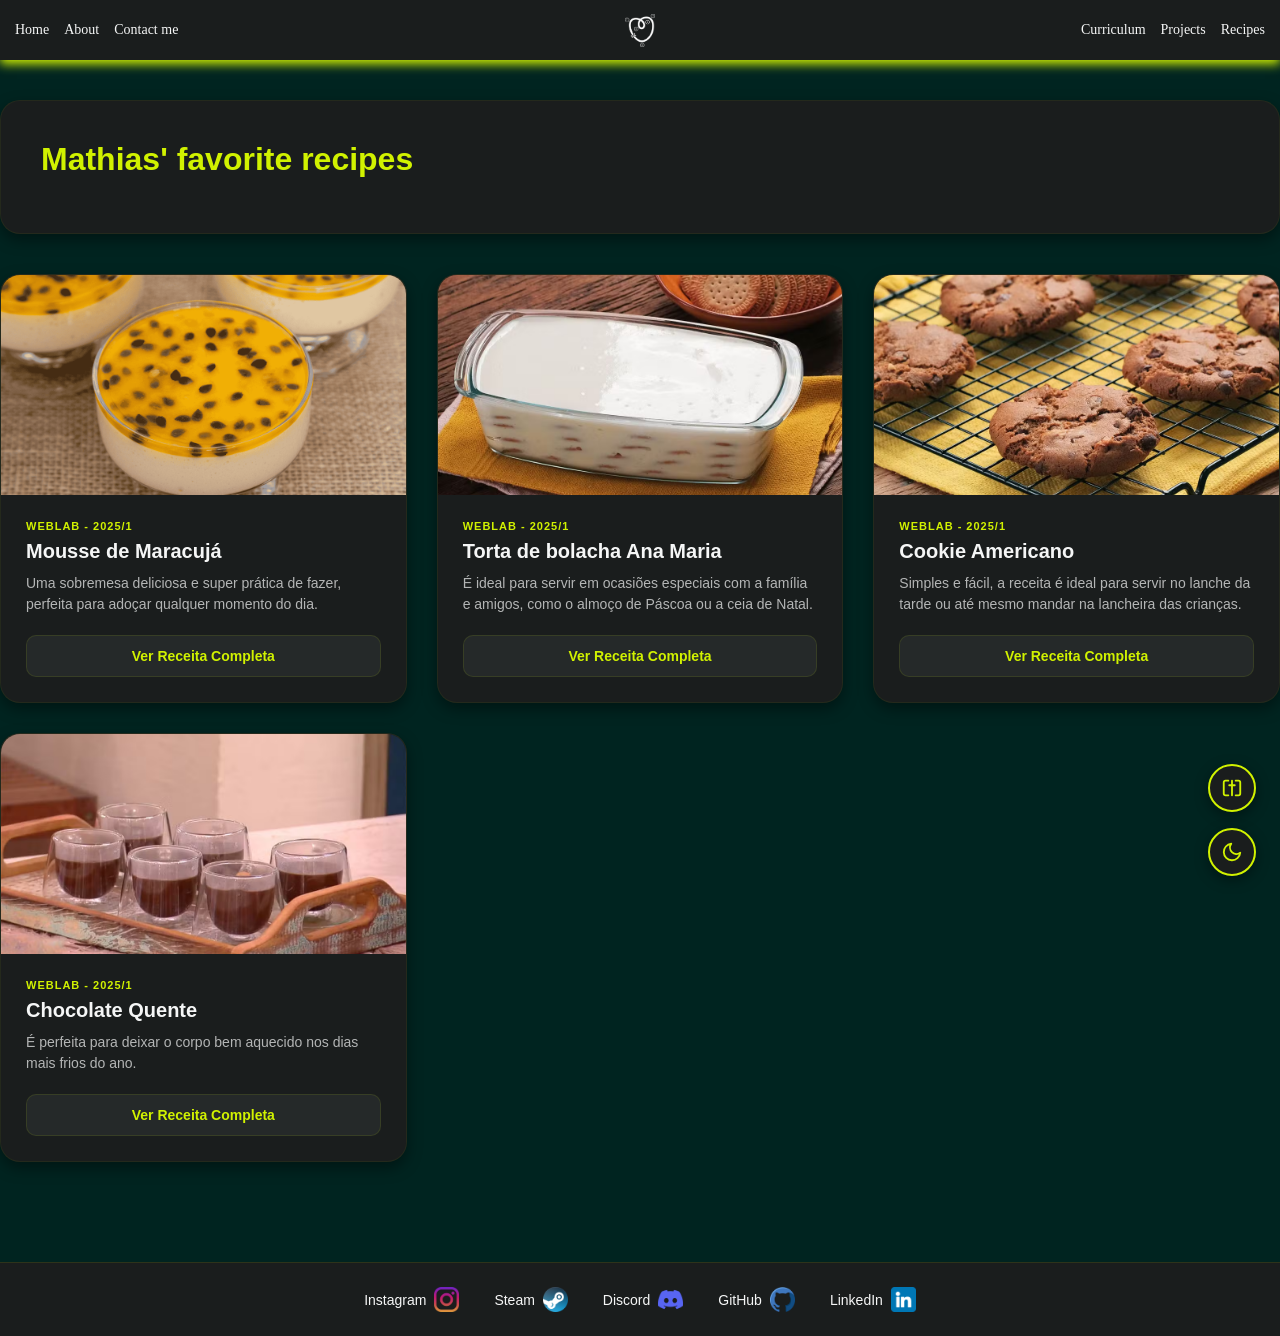
<file: pages/receitas.html>
<!doctype html>
<html>
    <head>
        <title>mathias' recipes</title>
        <link rel="stylesheet" href="../css/receitas.css" />
        <link rel="stylesheet" href="../css/defaults/header.css" />
        <link rel="stylesheet" href="../css/defaults/footer.css" />
        <link rel="stylesheet" href="../css/defaults/theme.css" />
    </head>
    <body>
        <div class="conteudo-pagina">
        <div id="headerLimit"></div>

        <header class="headerStyle">
            <div>
                <nav class="headerLinks leftLinks">
                    <a href="../index.html" id="homeNav">Home</a>
                    <a href="../pages/about.html" id="aboutNav">About</a>
                    <a href="../pages/contact.html" id="contactNav">Contact me</a>
                </nav>

                <button id="buttonMenu" class="maxHelmet">
                    <img
                        src="../assets/THOR.png"
                        alt="Menu"
                        id="maxHelmet"
                    />
                </button>

                <nav class="headerLinks rightLinks">
                    <a href="../pages/curriculum.html" id="curriculumNav">Curriculum</a>
                    <a href="../pages/projects.html" id="projectsNav">Projects</a>
                    <a href="../pages/receitas.html" id="receitasNav">Recipes</a>
                </nav>
            </div>
        </header>

        <main>
            <div id="recipesIntro" class="spaceHighlight">
                <div class="introText">
                    <h2>Mathias' favorite recipes</h2>
                </div>
            </div>

            <div class="recipesGrid">

                <div class="recipeSummaryCard">
                    <div class="recipeSummaryImg">
                        <img src="../assets/receitas/mousse-maracuja.png" alt="foto do mousse" />
                    </div>
                    <div class="recipeSummaryContent">
                        <span class="recipeCategory">WebLab - 2025/1</span>
                        <h3>Mousse de Maracujá</h3>
                        <p>Uma sobremesa deliciosa e super prática de fazer, perfeita para adoçar qualquer momento do dia.</p>
                        <a href="./receitas/mousse.html" class="btnViewRecipe">Ver Receita Completa</a>
                    </div>
                </div>
                <div class="recipeSummaryCard">
                    <div class="recipeSummaryImg">
                        <img src="../assets/receitas/torta-bolacha.png" alt="foto da torta de bolacha" />
                    </div>
                    <div class="recipeSummaryContent">
                        <span class="recipeCategory">WebLab - 2025/1</span>
                        <h3>Torta de bolacha Ana Maria</h3>
                        <p>É ideal para servir em ocasiões especiais com a família e amigos, como o almoço de Páscoa ou a ceia de Natal. </p>
                        <a href="./receitas/torta-bolacha.html" class="btnViewRecipe">Ver Receita Completa</a>
                    </div>
                </div>
                <div class="recipeSummaryCard">
                    <div class="recipeSummaryImg">
                        <img src="../assets/receitas/cookie-americano.png" alt="foto dos cookies" />
                    </div>
                    <div class="recipeSummaryContent">
                        <span class="recipeCategory">WebLab - 2025/1</span>
                        <h3>Cookie Americano</h3>
                        <p>Simples e fácil, a receita é ideal para servir no lanche da tarde ou até mesmo mandar na lancheira das crianças.</p>
                        <a href="./receitas/cookies.html" class="btnViewRecipe">Ver Receita Completa</a>
                    </div>
                </div><div class="recipeSummaryCard">
                    <div class="recipeSummaryImg">
                        <img src="../assets/receitas/chocolate-quente.png" alt="foto do mousse" />
                    </div>
                    <div class="recipeSummaryContent">
                        <span class="recipeCategory">WebLab - 2025/1</span>
                        <h3>Chocolate Quente</h3>
                        <p>É perfeita para deixar o corpo bem aquecido nos dias mais frios do ano.</p>
                        <a href="./receitas/chocolate-quente.html" class="btnViewRecipe">Ver Receita Completa</a>
                    </div>
                </div>

            </div>
        </main>

        <footer class="site-footer">
            <div class="footer-redes">
                <a href="https://instagram.com/mathiasdavilaa" target="_blank" rel="noopener noreferrer" class="footer-item">
                    <span class="footer-nome">Instagram</span>
                    <div class="footer-icone"><img src="../assets/icons/Instagram_icon_logo.png" alt="Instagram" /></div>
                </a>
                <a href="https://steamcommunity.com/id/mathiasdavilaa/" target="_blank" rel="noopener noreferrer" class="footer-item">
                    <span class="footer-nome">Steam</span>
                    <div class="footer-icone"><img src="../assets/icons/Steam_icon_logo.png" alt="Steam" /></div>
                </a>
                <a href="https://discord.gg/dqc7RD9qSx" target="_blank" rel="noopener noreferrer" class="footer-item">
                    <span class="footer-nome">Discord</span>
                    <div class="footer-icone"><img src="../assets/icons/Discord_icon_logo.png" alt="Discord" /></div>
                </a>
                <a href="https://github.com/mathiasdavilaa" target="_blank" rel="noopener noreferrer" class="footer-item">
                    <span class="footer-nome">GitHub</span>
                    <div class="footer-icone"><img src="../assets/icons/Github_icon_logo.png" alt="GitHub" /></div>
                </a>
                <a href="https://www.linkedin.com/in/mathiasdavilaa/" target="_blank" rel="noopener noreferrer" class="footer-item">
                    <span class="footer-nome">LinkedIn</span>
                    <div class="footer-icone"><img src="../assets/icons/Linkedin_icon_logo.png" alt="LinkedIn" /></div>
                </a>
            </div>
        </footer>
        </div>
        <script src="../js/defaults/header.js"></script>
        <script src="../js/defaults/theme-toggle.js"></script>
        <script src="../js/defaults/accessibility-toggle.js"></script>
</body>
</html>
</file>
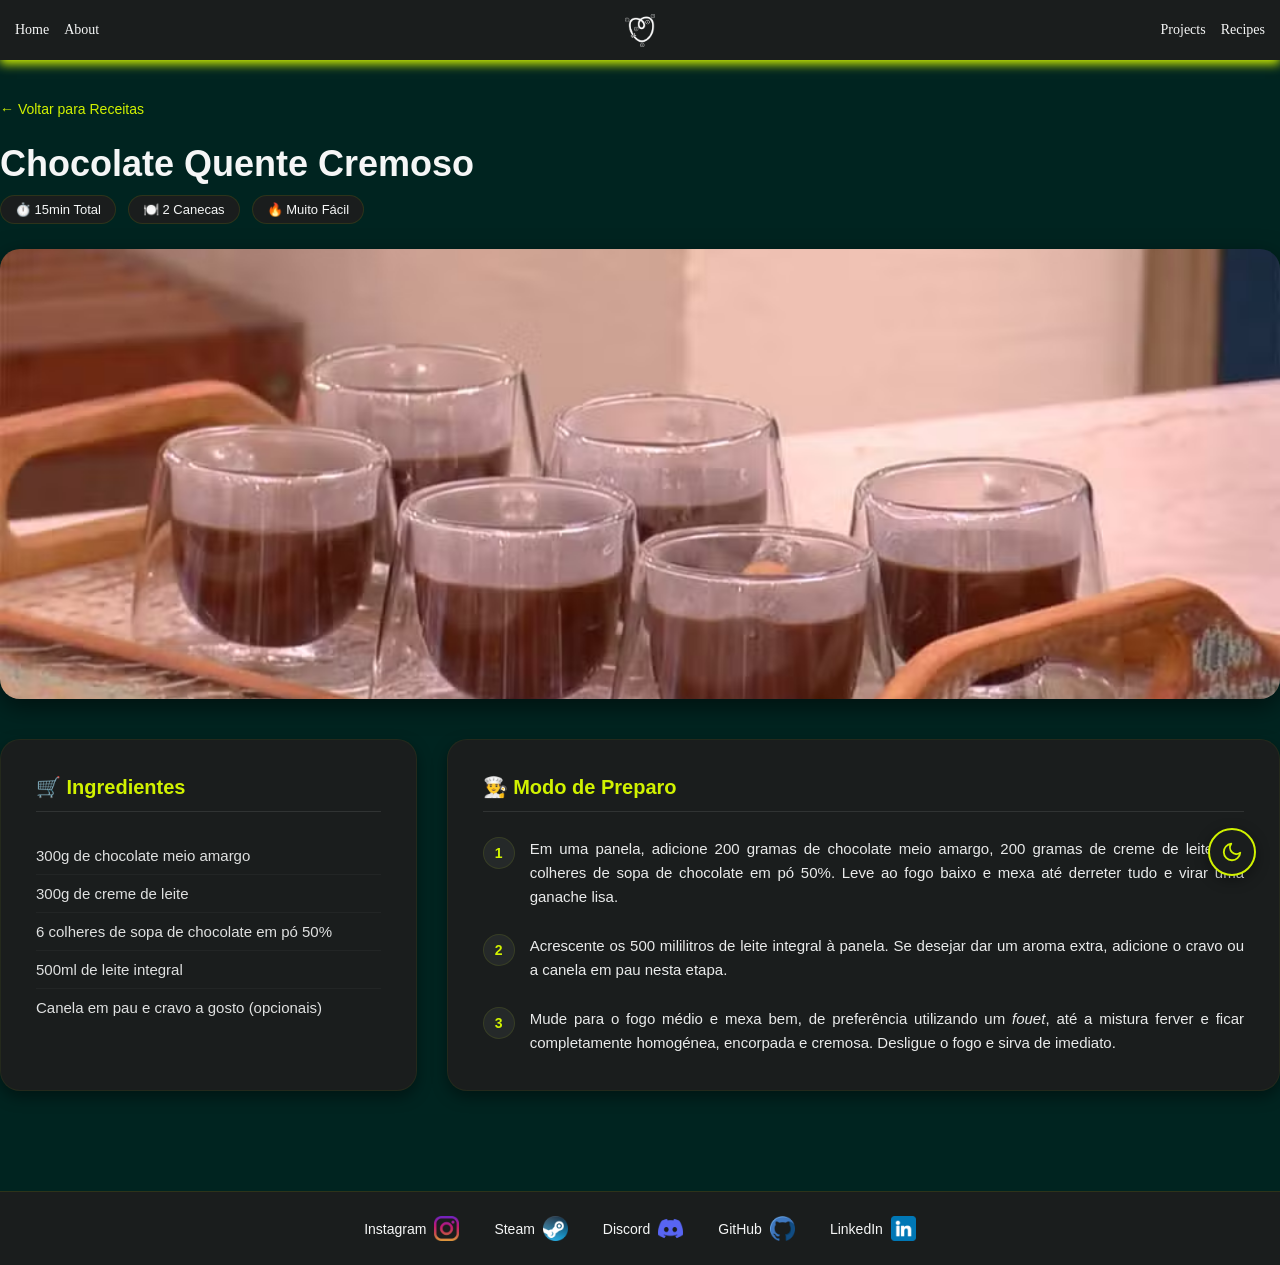
<file: pages/receitas/chocolate-quente.html>
<!doctype html>
<html>
    <head>
        <title>Chocolate Quente</title>
        <link rel="stylesheet" href="../../css/receitas.css" />
        <link rel="stylesheet" href="../../css/defaults/header.css" />
        <link rel="stylesheet" href="../../css/defaults/footer.css" />
        <link rel="stylesheet" href="../../css/defaults/theme.css" />
    </head>
    <body>
        <div class="conteudo-pagina">
            <div id="headerLimit"></div>

            <header class="headerStyle">
                <div>
                    <nav class="headerLinks leftLinks">
                        <a href="../../index.html" id="homeNav">Home</a>
                        <a href="../../pages/about.html" id="aboutNav">About</a>
                    </nav>

                    <button id="buttonMenu" class="maxHelmet">
                        <img src="../../assets/THOR.png" alt="Menu" id="maxHelmet" />
                    </button>

                    <nav class="headerLinks rightLinks">
                        <a href="../../pages/projects.html" id="projectsNav">Projects</a>
                        <a href="../../pages/receitas.html" id="receitasNav">Recipes</a>
                    </nav>
                </div>
            </header>

            <main>
                <div class="singleRecipeContainer">

                    <div class="backButtonRow">
                        <a href="../receitas.html" class="btnBack">← Voltar para Receitas</a>
                    </div>

                    <div class="recipeMainHeader">
                        <h1>Chocolate Quente Cremoso</h1>
                        <div class="recipeMetaBadges">
                            <div class="metaBadge">⏱️ 15min Total</div>
                            <div class="metaBadge">🍽️ 2 Canecas</div>
                            <div class="metaBadge">🔥 Muito Fácil</div>
                        </div>
                    </div>

                    <div class="recipeFeaturedImg">
                        <img src="../../assets/receitas/chocolate-quente.png" alt="Chocolate quente cremoso servido numa caneca" />
                    </div>

                    <div class="recipeBodyLayout">

                        <div class="recipeIngredientsBox">
                            <h3><span class="iconHeading">🛒</span> Ingredientes</h3>
                            <ul>
                                <li>300g de chocolate meio amargo</li>
                                <li>300g de creme de leite</li>
                                <li>6 colheres de sopa de chocolate em pó 50%</li>
                                <li>500ml de leite integral</li>
                                <li>Canela em pau e cravo a gosto (opcionais)</li>
                            </ul>
                        </div>

                        <div class="recipeInstructionsBox">
                            <h3><span class="iconHeading">👨‍🍳</span> Modo de Preparo</h3>
                            <ol>
                                <li>
                                    <span class="stepNumber">1</span>
                                    <p>Em uma panela, adicione 200 gramas de chocolate meio amargo, 200 gramas de creme de leite e 4 colheres de sopa de chocolate em pó 50%. Leve ao fogo baixo e mexa até derreter tudo e virar uma ganache lisa.</p>
                                </li>
                                <li>
                                    <span class="stepNumber">2</span>
                                    <p>Acrescente os 500 mililitros de leite integral à panela. Se desejar dar um aroma extra, adicione o cravo ou a canela em pau nesta etapa.</p>
                                </li>
                                <li>
                                    <span class="stepNumber">3</span>
                                    <p>Mude para o fogo médio e mexa bem, de preferência utilizando um <i>fouet</i>, até a mistura ferver e ficar completamente homogénea, encorpada e cremosa. Desligue o fogo e sirva de imediato.</p>
                                </li>
                            </ol>
                        </div>

                    </div>

                </div>
            </main>

            <footer class="site-footer">
                <div class="footer-redes">
                    <a href="https://instagram.com/mathiasdavilaa" target="_blank" rel="noopener noreferrer" class="footer-item">
                        <span class="footer-nome">Instagram</span>
                        <div class="footer-icone"><img src="../../assets/icons/Instagram_icon_logo.png" alt="Instagram" /></div>
                    </a>
                    <a href="https://steamcommunity.com/id/mathiasdavilaa/" target="_blank" rel="noopener noreferrer" class="footer-item">
                        <span class="footer-nome">Steam</span>
                        <div class="footer-icone"><img src="../../assets/icons/Steam_icon_logo.png" alt="Steam" /></div>
                    </a>
                    <a href="https://discord.gg/dqc7RD9qSx" target="_blank" rel="noopener noreferrer" class="footer-item">
                        <span class="footer-nome">Discord</span>
                        <div class="footer-icone"><img src="../../assets/icons/Discord_icon_logo.png" alt="Discord" /></div>
                    </a>
                    <a href="https://github.com/mathiasdavilaa" target="_blank" rel="noopener noreferrer" class="footer-item">
                        <span class="footer-nome">GitHub</span>
                        <div class="footer-icone"><img src="../../assets/icons/Github_icon_logo.png" alt="GitHub" /></div>
                    </a>
                    <a href="https://www.linkedin.com/in/mathiasdavilaa/" target="_blank" rel="noopener noreferrer" class="footer-item">
                        <span class="footer-nome">LinkedIn</span>
                        <div class="footer-icone"><img src="../../assets/icons/Linkedin_icon_logo.png" alt="LinkedIn" /></div>
                    </a>
                </div>
            </footer>
        </div>
        <script src="../../js/defaults/header.js"></script>
        <script src="../../js/defaults/theme-toggle.js"></script>
</body>
</html>
</file>
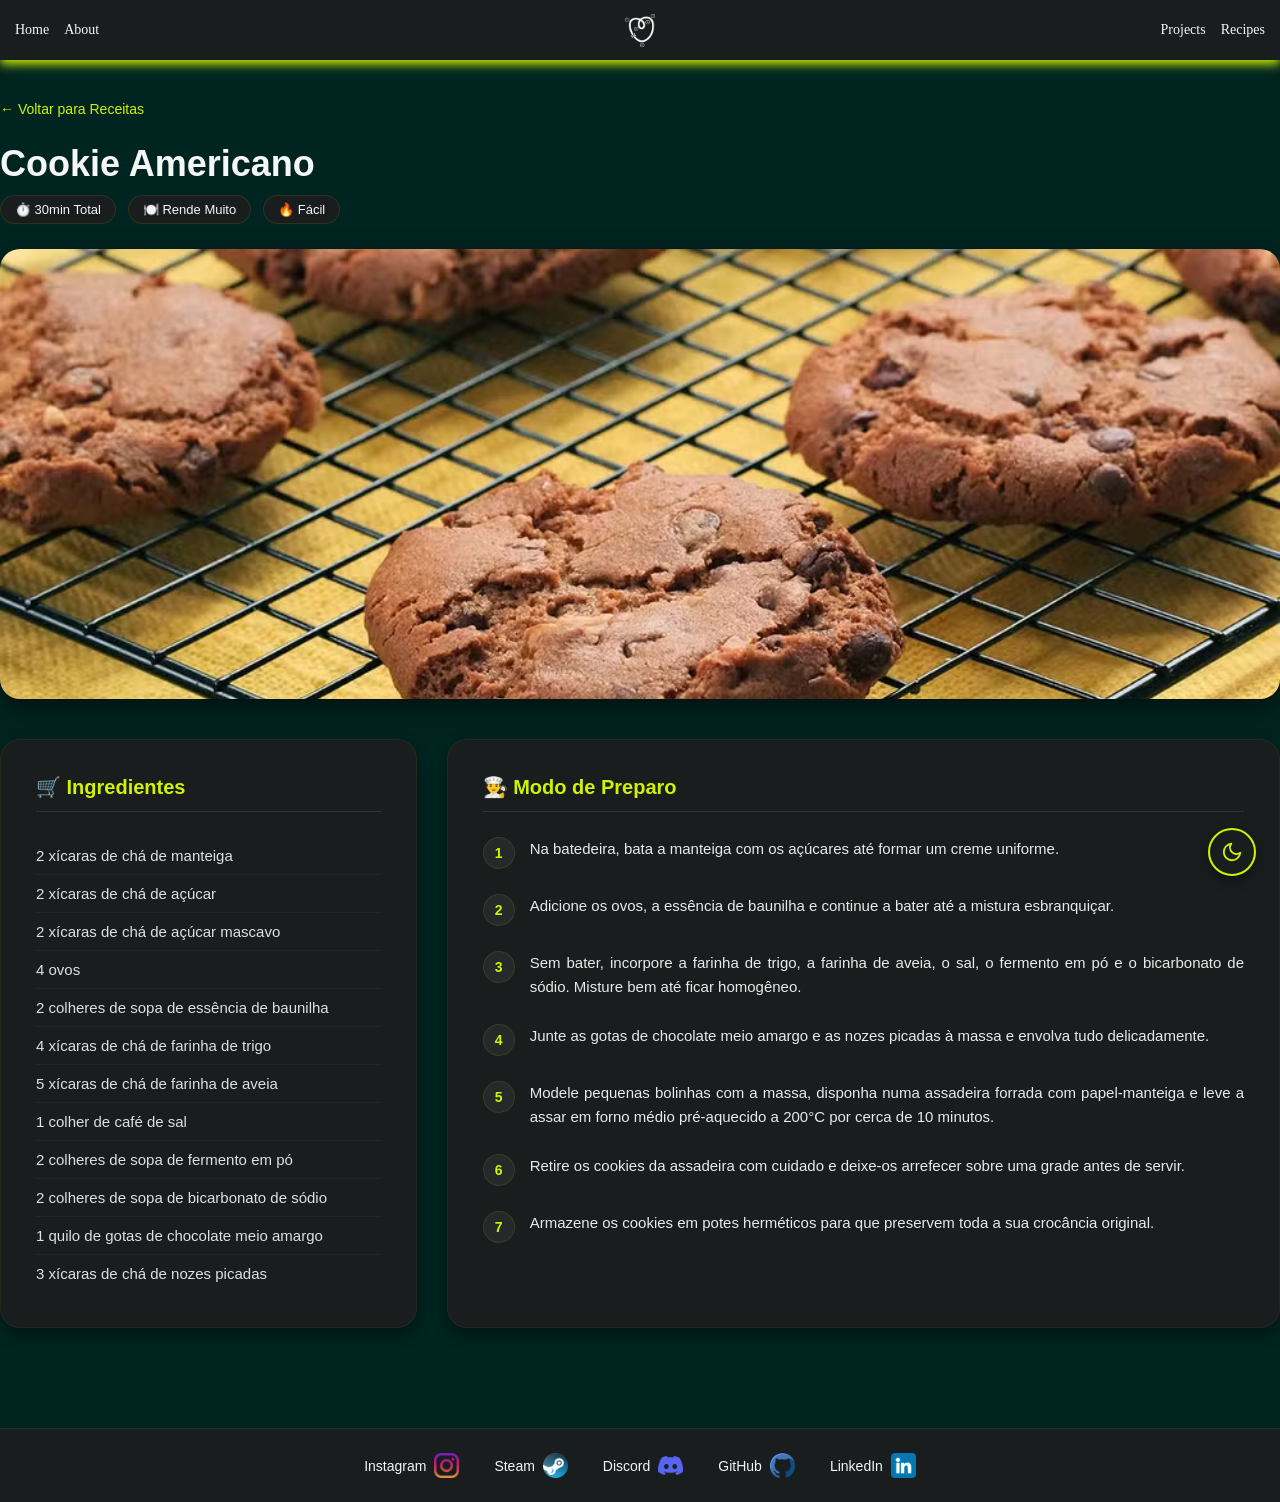
<file: pages/receitas/cookies.html>
<!doctype html>
<html>
    <head>
        <title>Cookie Americano</title>
        <link rel="stylesheet" href="../../css/receitas.css" />
        <link rel="stylesheet" href="../../css/defaults/header.css" />
        <link rel="stylesheet" href="../../css/defaults/footer.css" />
        <link rel="stylesheet" href="../../css/defaults/theme.css" />
    </head>
    <body>
        <div class="conteudo-pagina">
            <div id="headerLimit"></div>

            <header class="headerStyle">
                <div>
                    <nav class="headerLinks leftLinks">
                        <a href="../../index.html" id="homeNav">Home</a>
                        <a href="../../pages/about.html" id="aboutNav">About</a>
                    </nav>

                    <button id="buttonMenu" class="maxHelmet">
                        <img src="../../assets/THOR.png" alt="Menu" id="maxHelmet" />
                    </button>

                    <nav class="headerLinks rightLinks">
                        <a href="../../pages/projects.html" id="projectsNav">Projects</a>
                        <a href="../../pages/receitas.html" id="receitasNav">Recipes</a>
                    </nav>
                </div>
            </header>

            <main>
                <div class="singleRecipeContainer">

                    <div class="backButtonRow">
                        <a href="../receitas.html" class="btnBack">← Voltar para Receitas</a>
                    </div>

                    <div class="recipeMainHeader">
                        <h1>Cookie Americano</h1>
                        <div class="recipeMetaBadges">
                            <div class="metaBadge">⏱️ 30min Total</div>
                            <div class="metaBadge">🍽️ Rende Muito</div>
                            <div class="metaBadge">🔥 Fácil</div>
                        </div>
                    </div>

                    <div class="recipeFeaturedImg">
                        <img src="../../assets/receitas/cookie-americano.png" alt="Cookies Americanos com Gotas de Chocolate" />
                    </div>

                    <div class="recipeBodyLayout">

                        <div class="recipeIngredientsBox">
                            <h3><span class="iconHeading">🛒</span> Ingredientes</h3>
                            <ul>
                                <li>2 xícaras de chá de manteiga</li>
                                <li>2 xícaras de chá de açúcar</li>
                                <li>2 xícaras de chá de açúcar mascavo</li>
                                <li>4 ovos</li>
                                <li>2 colheres de sopa de essência de baunilha</li>
                                <li>4 xícaras de chá de farinha de trigo</li>
                                <li>5 xícaras de chá de farinha de aveia</li>
                                <li>1 colher de café de sal</li>
                                <li>2 colheres de sopa de fermento em pó</li>
                                <li>2 colheres de sopa de bicarbonato de sódio</li>
                                <li>1 quilo de gotas de chocolate meio amargo</li>
                                <li>3 xícaras de chá de nozes picadas</li>
                            </ul>
                        </div>

                        <div class="recipeInstructionsBox">
                            <h3><span class="iconHeading">👨‍🍳</span> Modo de Preparo</h3>
                            <ol>
                                <li>
                                    <span class="stepNumber">1</span>
                                    <p>Na batedeira, bata a manteiga com os açúcares até formar um creme uniforme.</p>
                                </li>
                                <li>
                                    <span class="stepNumber">2</span>
                                    <p>Adicione os ovos, a essência de baunilha e continue a bater até a mistura esbranquiçar.</p>
                                </li>
                                <li>
                                    <span class="stepNumber">3</span>
                                    <p>Sem bater, incorpore a farinha de trigo, a farinha de aveia, o sal, o fermento em pó e o bicarbonato de sódio. Misture bem até ficar homogêneo.</p>
                                </li>
                                <li>
                                    <span class="stepNumber">4</span>
                                    <p>Junte as gotas de chocolate meio amargo e as nozes picadas à massa e envolva tudo delicadamente.</p>
                                </li>
                                <li>
                                    <span class="stepNumber">5</span>
                                    <p>Modele pequenas bolinhas com a massa, disponha numa assadeira forrada com papel-manteiga e leve a assar em forno médio pré-aquecido a 200°C por cerca de 10 minutos.</p>
                                </li>
                                <li>
                                    <span class="stepNumber">6</span>
                                    <p>Retire os cookies da assadeira com cuidado e deixe-os arrefecer sobre uma grade antes de servir.</p>
                                </li>
                                <li>
                                    <span class="stepNumber">7</span>
                                    <p>Armazene os cookies em potes herméticos para que preservem toda a sua crocância original.</p>
                                </li>
                            </ol>
                        </div>

                    </div>

                </div>
            </main>

            <footer class="site-footer">
                <div class="footer-redes">
                    <a href="https://instagram.com/mathiasdavilaa" target="_blank" rel="noopener noreferrer" class="footer-item">
                        <span class="footer-nome">Instagram</span>
                        <div class="footer-icone"><img src="../../assets/icons/Instagram_icon_logo.png" alt="Instagram" /></div>
                    </a>
                    <a href="https://steamcommunity.com/id/mathiasdavilaa/" target="_blank" rel="noopener noreferrer" class="footer-item">
                        <span class="footer-nome">Steam</span>
                        <div class="footer-icone"><img src="../../assets/icons/Steam_icon_logo.png" alt="Steam" /></div>
                    </a>
                    <a href="https://discord.gg/dqc7RD9qSx" target="_blank" rel="noopener noreferrer" class="footer-item">
                        <span class="footer-nome">Discord</span>
                        <div class="footer-icone"><img src="../../assets/icons/Discord_icon_logo.png" alt="Discord" /></div>
                    </a>
                    <a href="https://github.com/mathiasdavilaa" target="_blank" rel="noopener noreferrer" class="footer-item">
                        <span class="footer-nome">GitHub</span>
                        <div class="footer-icone"><img src="../../assets/icons/Github_icon_logo.png" alt="GitHub" /></div>
                    </a>
                    <a href="https://www.linkedin.com/in/mathiasdavilaa/" target="_blank" rel="noopener noreferrer" class="footer-item">
                        <span class="footer-nome">LinkedIn</span>
                        <div class="footer-icone"><img src="../../assets/icons/Linkedin_icon_logo.png" alt="LinkedIn" /></div>
                    </a>
                </div>
            </footer>
        </div>
        <script src="../../js/defaults/header.js"></script>
        <script src="../../js/defaults/theme-toggle.js"></script>
</body>
</html>
</file>
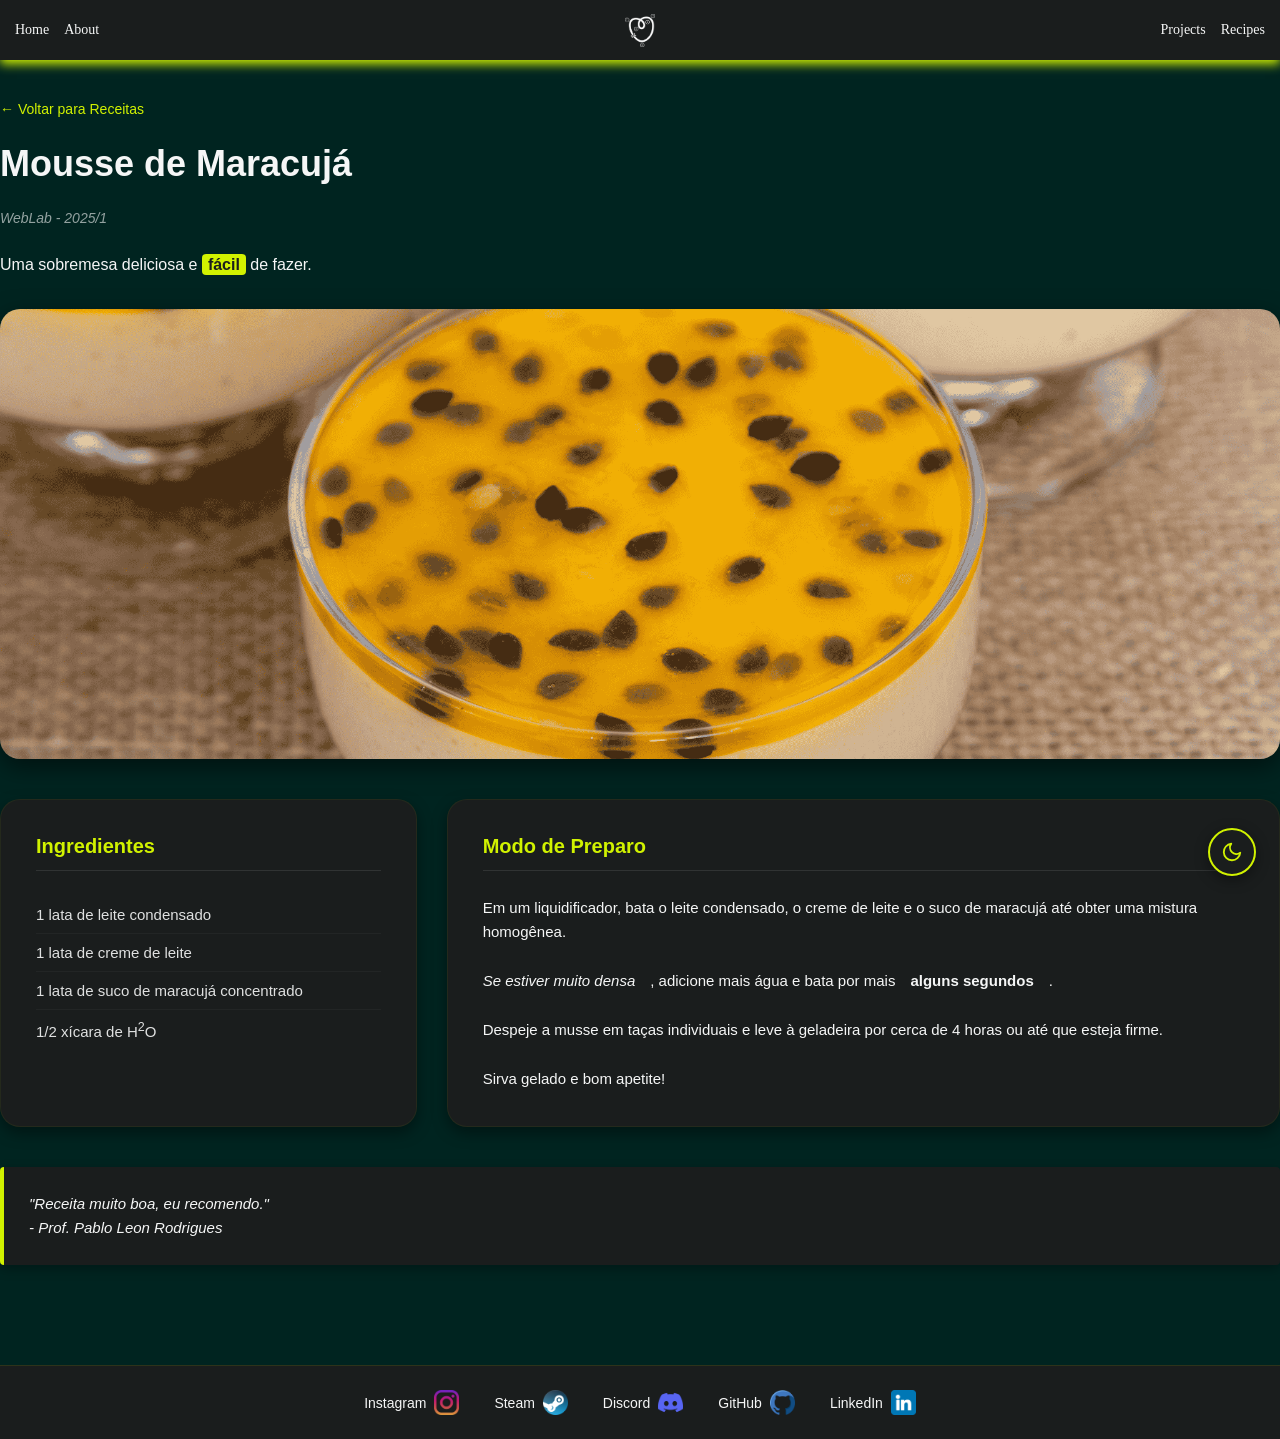
<file: pages/receitas/mousse.html>
<!DOCTYPE html>
    <head>
        <title>Mousse de Maracujá</title>
        <link rel="stylesheet" href="../../css/receitas.css" />
        <link rel="stylesheet" href="../../css/defaults/header.css" />
        <link rel="stylesheet" href="../../css/defaults/footer.css" />
        <link rel="stylesheet" href="../../css/defaults/theme.css" />
    </head>
    <body>
        <div class="conteudo-pagina">
        <div id="headerLimit"></div>

        <header class="headerStyle">
            <div>
                <nav class="headerLinks leftLinks">
                    <a href="../../index.html" id="homeNav">Home</a>
                    <a href="../../pages/about.html" id="aboutNav">About</a>
                </nav>

                <button id="buttonMenu" class="maxHelmet">
                    <img src="../../assets/THOR.png" alt="Menu" id="maxHelmet" />
                </button>

                <nav class="headerLinks rightLinks">
                    <a href="../../pages/projects.html" id="projectsNav">Projects</a>
                    <a href="../../pages/receitas.html" id="receitasNav">Recipes</a>
                </nav>
            </div>
        </header>

        <main>
            <div class="singleRecipeContainer">

                <div class="backButtonRow">
                    <a href="../receitas.html" class="btnBack">← Voltar para Receitas</a>
                </div>

                <h1>Mousse de Maracujá</h1>
                <i>WebLab - 2025/1</i>
                <p>Uma sobremesa deliciosa e <mark>fácil</mark> de fazer.</p>

                <div class="recipeFeaturedImg">
                    <img src="../../assets/receitas/mousse-maracuja.png" alt="foto do mousse" />
                </div>

                <div class="recipeBodyLayout">

                    <div class="recipeIngredientsBox">
                        <h2>Ingredientes</h2>
                        <ul>
                          <li>1 lata de leite condensado</li>
                          <li>1 lata de creme de leite</li>
                          <li>1 lata de suco de maracujá concentrado</li>
                          <li>1/2 xícara de H<sup>2</sup>O</li>
                        </ul>
                    </div>

                    <div class="recipeInstructionsBox">
                        <h2>Modo de Preparo</h2>
                        <ol>
                          <li>Em um liquidificador, bata o leite condensado, o creme de leite e o suco de maracujá até obter uma mistura homogênea.</li>
                          <li><i>Se estiver muito densa</i>, adicione mais água e bata por mais <b>alguns segundos</b>.</li>
                          <li>Despeje a musse em taças individuais e leve à geladeira por cerca de 4 horas ou até que esteja firme.</li>
                          <li>Sirva gelado e bom apetite!</li>
                        </ol>
                    </div>

                </div>

                <div class="recipeQuote">
                    "Receita muito boa, eu recomendo."
                    <br>
                    - Prof. Pablo Leon Rodrigues
                </div>

            </div>
        </main>

        <footer class="site-footer">
            <div class="footer-redes">
                <a href="https://instagram.com/mathiasdavilaa" target="_blank" rel="noopener noreferrer" class="footer-item">
                    <span class="footer-nome">Instagram</span>
                    <div class="footer-icone"><img src="../../assets/icons/Instagram_icon_logo.png" alt="Instagram" /></div>
                </a>
                <a href="https://steamcommunity.com/id/mathiasdavilaa/" target="_blank" rel="noopener noreferrer" class="footer-item">
                    <span class="footer-nome">Steam</span>
                    <div class="footer-icone"><img src="../../assets/icons/Steam_icon_logo.png" alt="Steam" /></div>
                </a>
                <a href="https://discord.gg/dqc7RD9qSx" target="_blank" rel="noopener noreferrer" class="footer-item">
                    <span class="footer-nome">Discord</span>
                    <div class="footer-icone"><img src="../../assets/icons/Discord_icon_logo.png" alt="Discord" /></div>
                </a>
                <a href="https://github.com/mathiasdavilaa" target="_blank" rel="noopener noreferrer" class="footer-item">
                    <span class="footer-nome">GitHub</span>
                    <div class="footer-icone"><img src="../../assets/icons/Github_icon_logo.png" alt="GitHub" /></div>
                </a>
                <a href="https://www.linkedin.com/in/mathiasdavilaa/" target="_blank" rel="noopener noreferrer" class="footer-item">
                    <span class="footer-nome">LinkedIn</span>
                    <div class="footer-icone"><img src="../../assets/icons/Linkedin_icon_logo.png" alt="LinkedIn" /></div>
                </a>
            </div>
        </footer>
        </div>
        <script src="../../js/defaults/header.js"></script>
        <script src="../../js/defaults/theme-toggle.js"></script>
</body>
</html>
</file>
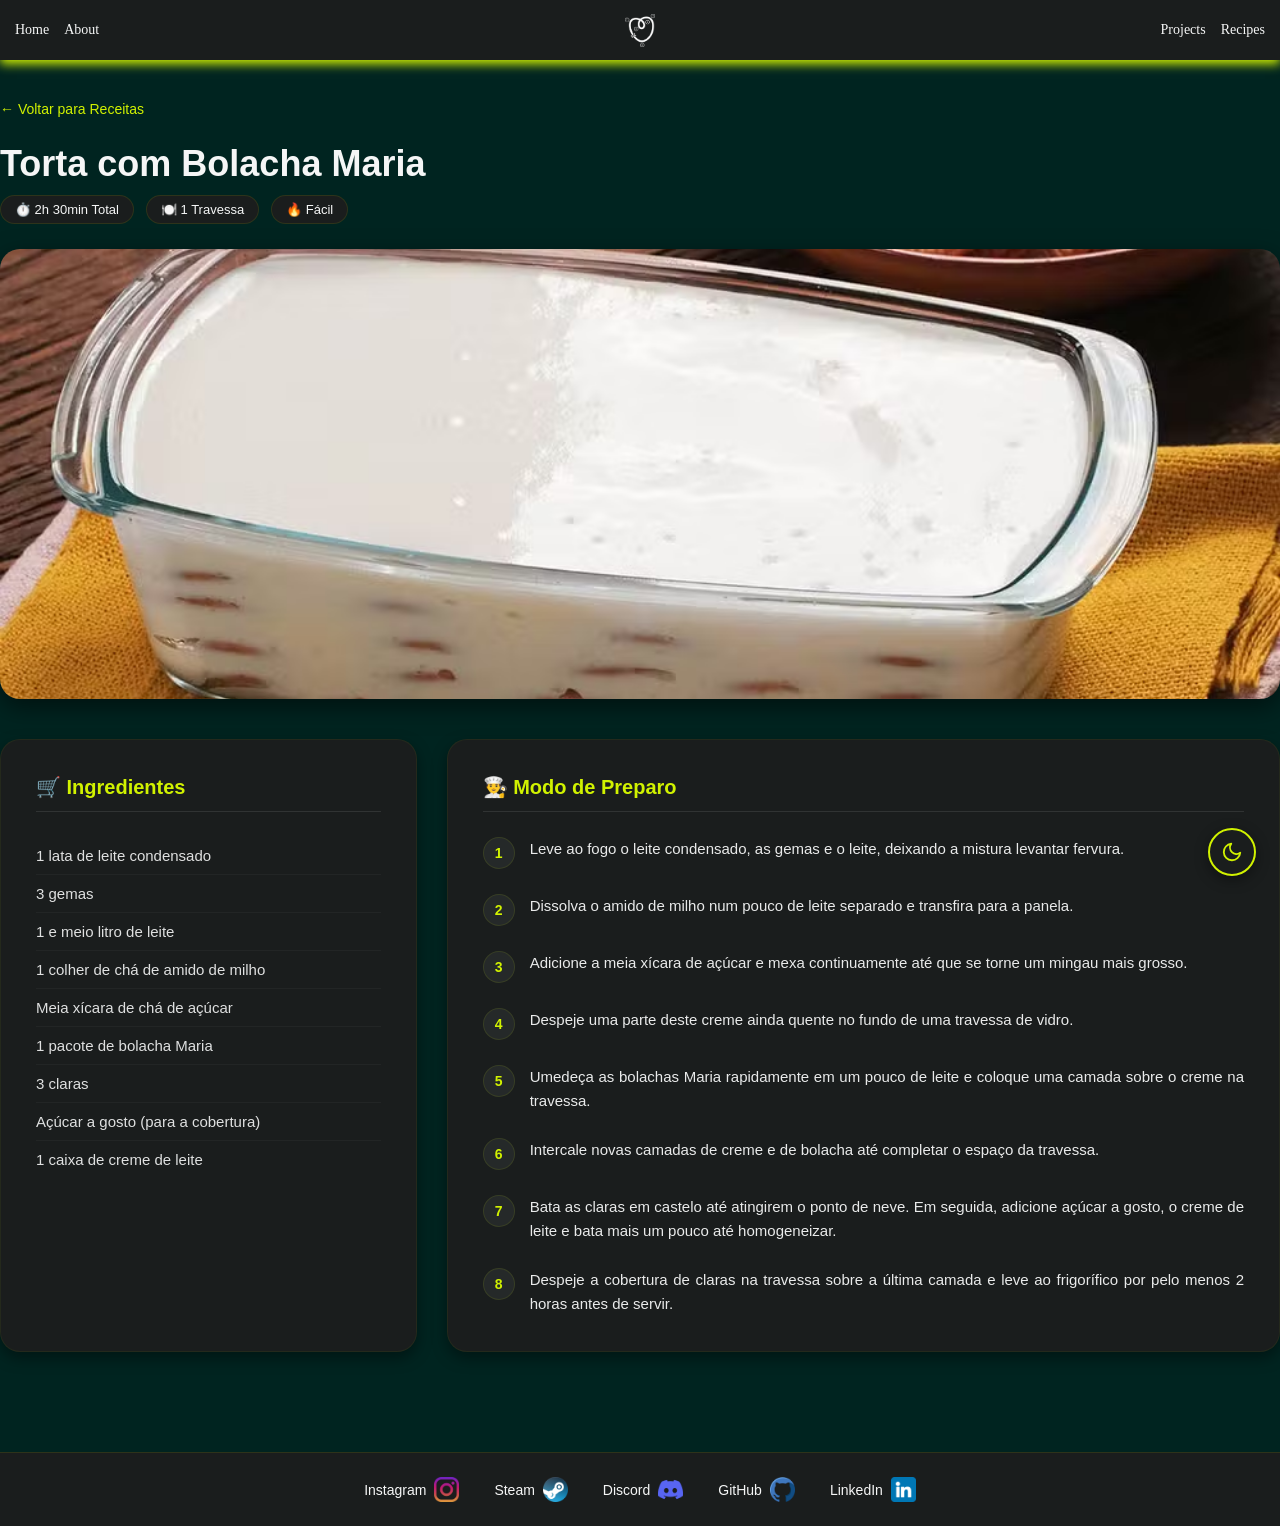
<file: pages/receitas/torta-bolacha.html>
<!doctype html>
<html>
    <head>
        <title>Torta com Bolacha Maria</title>
        <link rel="stylesheet" href="../../css/receitas.css" />
        <link rel="stylesheet" href="../../css/defaults/header.css" />
        <link rel="stylesheet" href="../../css/defaults/footer.css" />
        <link rel="stylesheet" href="../../css/defaults/theme.css" />
    </head>
    <body>
        <div class="conteudo-pagina">
            <div id="headerLimit"></div>

            <header class="headerStyle">
                <div>
                    <nav class="headerLinks leftLinks">
                        <a href="../../index.html" id="homeNav">Home</a>
                        <a href="../../pages/about.html" id="aboutNav">About</a>
                    </nav>

                    <button id="buttonMenu" class="maxHelmet">
                        <img src="../../assets/THOR.png" alt="Menu" id="maxHelmet" />
                    </button>

                    <nav class="headerLinks rightLinks">
                        <a href="../../pages/projects.html" id="projectsNav">Projects</a>
                        <a href="../../pages/receitas.html" id="receitasNav">Recipes</a>
                    </nav>
                </div>
            </header>

            <main>
                <div class="singleRecipeContainer">

                    <div class="backButtonRow">
                        <a href="../receitas.html" class="btnBack">← Voltar para Receitas</a>
                    </div>

                    <div class="recipeMainHeader">
                        <h1>Torta com Bolacha Maria</h1>
                        <div class="recipeMetaBadges">
                            <div class="metaBadge">⏱️ 2h 30min Total</div>
                            <div class="metaBadge">🍽️ 1 Travessa</div>
                            <div class="metaBadge">🔥 Fácil</div>
                        </div>
                    </div>

                    <div class="recipeFeaturedImg">
                        <img src="../../assets/receitas/torta-bolacha.png" alt="Torta de Bolacha Maria na travessa" />
                    </div>

                    <div class="recipeBodyLayout">

                        <div class="recipeIngredientsBox">
                            <h3><span class="iconHeading">🛒</span> Ingredientes</h3>
                            <ul>
                                <li>1 lata de leite condensado</li>
                                <li>3 gemas</li>
                                <li>1 e meio litro de leite</li>
                                <li>1 colher de chá de amido de milho</li>
                                <li>Meia xícara de chá de açúcar</li>
                                <li>1 pacote de bolacha Maria</li>
                                <li>3 claras</li>
                                <li>Açúcar a gosto (para a cobertura)</li>
                                <li>1 caixa de creme de leite</li>
                            </ul>
                        </div>

                        <div class="recipeInstructionsBox">
                            <h3><span class="iconHeading">👨‍🍳</span> Modo de Preparo</h3>
                            <ol>
                                <li>
                                    <span class="stepNumber">1</span>
                                    <p>Leve ao fogo o leite condensado, as gemas e o leite, deixando a mistura levantar fervura.</p>
                                </li>
                                <li>
                                    <span class="stepNumber">2</span>
                                    <p>Dissolva o amido de milho num pouco de leite separado e transfira para a panela.</p>
                                </li>
                                <li>
                                    <span class="stepNumber">3</span>
                                    <p>Adicione a meia xícara de açúcar e mexa continuamente até que se torne um mingau mais grosso.</p>
                                </li>
                                <li>
                                    <span class="stepNumber">4</span>
                                    <p>Despeje uma parte deste creme ainda quente no fundo de uma travessa de vidro.</p>
                                </li>
                                <li>
                                    <span class="stepNumber">5</span>
                                    <p>Umedeça as bolachas Maria rapidamente em um pouco de leite e coloque uma camada sobre o creme na travessa.</p>
                                </li>
                                <li>
                                    <span class="stepNumber">6</span>
                                    <p>Intercale novas camadas de creme e de bolacha até completar o espaço da travessa.</p>
                                </li>
                                <li>
                                    <span class="stepNumber">7</span>
                                    <p>Bata as claras em castelo até atingirem o ponto de neve. Em seguida, adicione açúcar a gosto, o creme de leite e bata mais um pouco até homogeneizar.</p>
                                </li>
                                <li>
                                    <span class="stepNumber">8</span>
                                    <p>Despeje a cobertura de claras na travessa sobre a última camada e leve ao frigorífico por pelo menos 2 horas antes de servir.</p>
                                </li>
                            </ol>
                        </div>

                    </div>

                </div>
            </main>

            <footer class="site-footer">
                <div class="footer-redes">
                    <a href="https://instagram.com/mathiasdavilaa" target="_blank" rel="noopener noreferrer" class="footer-item">
                        <span class="footer-nome">Instagram</span>
                        <div class="footer-icone"><img src="../../assets/icons/Instagram_icon_logo.png" alt="Instagram" /></div>
                    </a>
                    <a href="https://steamcommunity.com/id/mathiasdavilaa/" target="_blank" rel="noopener noreferrer" class="footer-item">
                        <span class="footer-nome">Steam</span>
                        <div class="footer-icone"><img src="../../assets/icons/Steam_icon_logo.png" alt="Steam" /></div>
                    </a>
                    <a href="https://discord.gg/dqc7RD9qSx" target="_blank" rel="noopener noreferrer" class="footer-item">
                        <span class="footer-nome">Discord</span>
                        <div class="footer-icone"><img src="../../assets/icons/Discord_icon_logo.png" alt="Discord" /></div>
                    </a>
                    <a href="https://github.com/mathiasdavilaa" target="_blank" rel="noopener noreferrer" class="footer-item">
                        <span class="footer-nome">GitHub</span>
                        <div class="footer-icone"><img src="../../assets/icons/Github_icon_logo.png" alt="GitHub" /></div>
                    </a>
                    <a href="https://www.linkedin.com/in/mathiasdavilaa/" target="_blank" rel="noopener noreferrer" class="footer-item">
                        <span class="footer-nome">LinkedIn</span>
                        <div class="footer-icone"><img src="../../assets/icons/Linkedin_icon_logo.png" alt="LinkedIn" /></div>
                    </a>
                </div>
            </footer>
        </div>
        <script src="../../js/defaults/header.js"></script>
        <script src="../../js/defaults/theme-toggle.js"></script>
</body>
</html>
</file>
<file: assets/style.css>
/* ==========================================================================
   Tokens
   ========================================================================== */
:root {
  --bg: #f4f7ef;
  --bg-raised: #e7ecdd;
  --text: #0b0d0f;
  --muted: #7c7862;
  --border: #d8dcc9;
  --invert-bg: #0b0d0f;
  --invert-text: #f4f7ef;
  --accent: #587e6d;

  --font-serif: "Fraunces", "Iowan Old Style", "Georgia", serif;
  --font-mono: "JetBrains Mono", "SFMono-Regular", "Menlo", monospace;

  --max-w: 640px;
  --gutter: 24px;

  --ease: cubic-bezier(0.4, 0, 0.2, 1);
}

html[data-theme="dark"] {
  --bg: #05090d;
  --bg-raised: #101519;
  --text: #eff4ea;
  --muted: #9a987f;
  --border: #22282a;
  --invert-bg: #eff4ea;
  --invert-text: #05090d;
  --accent: #7ba08f;
}

* { box-sizing: border-box; }

html {
  color-scheme: light;
}
html[data-theme="dark"] { color-scheme: dark; }

body {
  margin: 0;
  background: var(--bg);
  color: var(--text);
  font-family: var(--font-serif);
  font-size: 18px;
  line-height: 1.6;
  -webkit-font-smoothing: antialiased;
  transition: background 0.25s var(--ease), color 0.25s var(--ease);
}

@media (prefers-reduced-motion: reduce) {
  * { transition: none !important; animation: none !important; }
}

a { color: inherit; }

.wrap {
  max-width: var(--max-w);
  margin: 0 auto;
  padding: 0 var(--gutter);
}

/* ==========================================================================
   Header
   ========================================================================== */
.site-header {
  padding: 28px 0 20px;
  border-bottom: 1px solid var(--border);
}

.site-header .wrap {
  display: flex;
  align-items: center;
  justify-content: space-between;
  gap: 16px;
}

.brand {
  font-family: var(--font-mono);
  font-size: 14px;
  letter-spacing: 0.01em;
  text-decoration: none;
  white-space: nowrap;
}

.brand .dot { color: var(--accent); }

nav.main-nav {
  font-family: var(--font-mono);
  font-size: 13px;
  display: flex;
  align-items: center;
  gap: 10px;
  color: var(--muted);
}

nav.main-nav a {
  text-decoration: none;
  color: var(--muted);
  padding: 4px 2px;
  transition: color 0.15s var(--ease);
}

nav.main-nav a:hover,
nav.main-nav a[aria-current="page"] {
  color: var(--text);
}

nav.main-nav .sep { color: var(--border); }

/* theme toggle */
.theme-toggle {
  font-family: var(--font-mono);
  font-size: 11px;
  letter-spacing: 0.06em;
  text-transform: uppercase;
  display: inline-flex;
  align-items: center;
  gap: 6px;
  background: var(--bg-raised);
  border: 1px solid var(--border);
  border-radius: 999px;
  padding: 5px 11px 5px 9px;
  cursor: pointer;
  color: var(--muted);
}

.theme-toggle:hover { color: var(--text); border-color: var(--muted); }

.theme-toggle .glyph {
  width: 7px; height: 7px; border-radius: 50%;
  background: var(--accent);
  display: inline-block;
}

/* ==========================================================================
   Hero
   ========================================================================== */
.hero {
  padding: 64px 0 56px;
  border-bottom: 1px solid var(--border);
}

.hero .eyebrow {
  font-family: var(--font-mono);
  font-size: 13px;
  color: var(--muted);
  margin: 0 0 18px;
  display: flex;
  align-items: center;
  gap: 8px;
}

.hero .eyebrow .status {
  width: 6px; height: 6px; border-radius: 50%;
  background: var(--accent);
  display: inline-block;
}

.hero h1 {
  font-family: var(--font-serif);
  font-weight: 480;
  font-size: clamp(34px, 6vw, 46px);
  line-height: 1.12;
  letter-spacing: -0.01em;
  margin: 0 0 20px;
}

.hero h1 .cursor {
  display: inline-block;
  width: 3px;
  height: 0.85em;
  background: var(--accent);
  margin-left: 4px;
  transform: translateY(2px);
  animation: blink 1.05s step-end infinite;
}

@keyframes blink {
  0%, 45% { opacity: 1; }
  50%, 100% { opacity: 0; }
}

.hero p.lede {
  font-family: var(--font-serif);
  font-size: 18px;
  color: var(--muted);
  max-width: 52ch;
  margin: 0 0 28px;
}

.hero-actions {
  display: flex;
  gap: 12px;
  flex-wrap: wrap;
}

.btn {
  font-family: var(--font-mono);
  font-size: 13px;
  text-decoration: none;
  padding: 10px 18px;
  border-radius: 3px;
  display: inline-block;
  transition: opacity 0.15s var(--ease), transform 0.15s var(--ease);
}

.btn:hover { opacity: 0.82; }

.btn-primary {
  background: var(--invert-bg);
  color: var(--invert-text);
}

.btn-ghost {
  border: 1px solid var(--border);
  color: var(--text);
}

/* ==========================================================================
   Section headings
   ========================================================================== */
.section-head {
  display: flex;
  align-items: baseline;
  justify-content: space-between;
  margin: 56px 0 22px;
}

.section-head h2 {
  font-family: var(--font-mono);
  font-size: 13px;
  letter-spacing: 0.08em;
  text-transform: uppercase;
  color: var(--muted);
  margin: 0;
  font-weight: 500;
}

.section-head .view-all {
  font-family: var(--font-mono);
  font-size: 13px;
  text-decoration: none;
  color: var(--muted);
}
.section-head .view-all:hover { color: var(--text); }

/* ==========================================================================
   Post list
   ========================================================================== */
.post-list { list-style: none; margin: 0; padding: 0; }

.post-item {
  border-top: 1px solid var(--border);
  padding: 26px 0;
}
.post-item:last-child { border-bottom: 1px solid var(--border); }

.post-item a.post-link {
  text-decoration: none;
  display: block;
}

.post-meta {
  font-family: var(--font-mono);
  font-size: 12px;
  color: var(--muted);
  margin: 0 0 8px;
  display: flex;
  gap: 10px;
}

.post-item h3 {
  font-family: var(--font-serif);
  font-size: 22px;
  font-weight: 500;
  margin: 0 0 8px;
  transition: color 0.15s var(--ease);
}

.post-item:hover h3 { color: var(--accent); }

.post-item p.excerpt {
  color: var(--muted);
  font-size: 16px;
  margin: 0;
  max-width: 58ch;
}

.post-item.empty {
  color: var(--muted);
  font-family: var(--font-mono);
  font-size: 14px;
  padding: 40px 0;
  text-align: left;
}

/* ==========================================================================
   Post page
   ========================================================================== */
.post-header { padding: 52px 0 8px; }

.post-header .post-meta { font-size: 13px; margin-bottom: 16px; }

.post-header h1 {
  font-family: var(--font-serif);
  font-size: clamp(30px, 5vw, 40px);
  line-height: 1.16;
  margin: 0 0 8px;
}

article.post-body {
  padding: 24px 0 60px;
  font-size: 18px;
}

article.post-body p { margin: 0 0 22px; }
article.post-body h2 {
  font-family: var(--font-serif);
  font-size: 26px;
  margin: 40px 0 16px;
}
article.post-body blockquote {
  margin: 30px 0;
  padding-left: 18px;
  border-left: 2px solid var(--accent);
  color: var(--muted);
  font-style: italic;
}

/* ==========================================================================
   About page
   ========================================================================== */
.about-body { padding: 52px 0 60px; font-size: 18px; }
.about-body h1 {
  font-family: var(--font-serif);
  font-size: clamp(30px, 5vw, 40px);
  margin: 0 0 24px;
}
.about-body p { margin: 0 0 20px; max-width: 60ch; color: var(--text); }

.about-links {
  display: flex;
  gap: 14px;
  margin-top: 8px;
  font-family: var(--font-mono);
  font-size: 13px;
  flex-wrap: wrap;
}
.about-links a {
  text-decoration: none;
  color: var(--muted);
  border-bottom: 1px solid var(--border);
  padding-bottom: 2px;
}
.about-links a:hover { color: var(--text); border-color: var(--text); }

/* ==========================================================================
   Footer
   ========================================================================== */
.site-footer {
  border-top: 1px solid var(--border);
  padding: 26px 0 60px;
  margin-top: 30px;
}

.site-footer .wrap {
  display: flex;
  justify-content: space-between;
  align-items: center;
  flex-wrap: wrap;
  gap: 10px;
}

.site-footer p {
  font-family: var(--font-mono);
  font-size: 12px;
  color: var(--muted);
  margin: 0;
}

/* ==========================================================================
   Responsive
   ========================================================================== */
@media (max-width: 480px) {
  .site-header .wrap { flex-wrap: wrap; row-gap: 12px; }
  nav.main-nav { order: 3; width: 100%; }
  .hero { padding: 44px 0 40px; }
}

/* Focus visibility */
a:focus-visible, button:focus-visible {
  outline: 2px solid var(--accent);
  outline-offset: 2px;
}

/* Seção e Título do Formulário */
.contact-section {
  max-width: 680px;
  margin: 60px auto 40px;
  text-align: center;
}

.contact-title {
  font-family: 'JetBrains Mono', monospace;
  font-size: 2.2rem;
  font-weight: 500;
  margin-bottom: 30px;
  color: var(--text);
}

/* Estrutura do Formulário */
.contact-form {
  display: flex;
  flex-direction: column;
  gap: 16px;
}

.contact-form .form-row {
  display: flex;
  gap: 16px;
}

.contact-form .form-row input {
  flex: 1;
}

/* Campos de Texto (Input e Textarea) */
.contact-form input,
.contact-form textarea {
  width: 100%;
  background-color: var(--bg-raised);
  border: 1px solid var(--border);
  border-radius: 4px;
  padding: 14px 16px;
  color: var(--text);
  font-family: 'JetBrains Mono', monospace;
  font-size: 0.95rem;
  box-sizing: border-box;
  outline: none;
  transition: border-color 0.2s ease, background-color 0.2s ease;
}

.contact-form input::placeholder,
.contact-form textarea::placeholder {
  color: var(--muted);
  font-family: 'JetBrains Mono', monospace;
}

.contact-form input:focus,
.contact-form textarea:focus {
  border-color: var(--accent);
  background-color: var(--bg-raised);
}

.contact-form textarea {
  resize: vertical;
  min-height: 140px;
}

/* Botão Enviar */
.btn-submit {
  width: 100%;
  background-color: var(--invert-bg);
  color: var(--invert-text);
  border: 1px solid var(--invert-bg);
  border-radius: 4px;
  padding: 14px;
  font-family: 'JetBrains Mono', monospace;
  font-size: 0.95rem;
  cursor: pointer;
  transition: opacity 0.2s ease;
}

.btn-submit:hover {
  opacity: 0.85;
}

/* Responsividade para telas menores */
@media (max-width: 600px) {
  .contact-form .form-row {
    flex-direction: column;
  }
}
</file>
<file: css/about.css>
* {
    padding: 0;
    margin: 0;
}

body {
    background-color: var(--bg-main);
}

main {
    display: flex;
    flex-direction: column;
    align-items: center;
    gap: 50px;
    padding-top: 100px;
    padding-bottom: 100px;
    width: 100%;
    box-sizing: border-box;
}

main .spaceHighlight {
    background-color: var(--bg-card);
    border-radius: 20px;
    position: relative;
    display: flex;
    box-sizing: border-box;
    border: 1px solid var(--accent-border-faint);
    box-shadow: 0px 6px 15px rgba(0, 0, 0, 0.4);
    transition: border-color 0.3s ease, box-shadow 0.3s ease;
}

main .spaceHighlight:hover {
    border-color: var(--accent-border-medium) !important;
    box-shadow: 0px 0px 20px var(--accent-glow), 0px 10px 30px rgba(0, 0, 0, 0.6) !important;
}

#aboutMathias {
    max-width: 1400px;
    min-height: 350px;
    width: 100%;
    flex-direction: row;
    align-items: center;
    justify-content: space-between;
    padding: 20px 40px;
}

#mathiasPhoto {
    width: 300px;
    height: 300px;
    overflow: hidden;
    border-radius: 50%;
    position: absolute;
    left: 50%;
    top: 50%;
    transform: translate(-50%, -50%);
    z-index: 5;
}

#mathiasPhoto img {
    width: 100%;
    height: 100%;
    object-fit: cover;
    border-radius: 50%;
}

.mathiasText {
    display: flex;
    flex-direction: column;
    gap: 10px;
    color: var(--text-primary);
    flex: 1;
    max-width: 450px;
    z-index: 2;
}

.text-left {
    text-align: justify;
}

.text-right {
    text-align: justify;
}

#aboutFreeText {
    max-width: 1400px;
    width: 100%;
    padding: 40px;
    display: flex;
    justify-content: center;
    align-items: center;
}

.freeTextContainer {
    display: flex;
    flex-direction: row;
    align-items: center;
    justify-content: space-between;
    gap: 40px;
    width: 100%;
}

.freeTextColumn {
    color: var(--text-primary);
    font-family: sans-serif;
    font-size: 15px;
    line-height: 1.7;
    flex: 1;
    font-style: italic;
    opacity: 0.9;
}

.freeTextDivider {
    width: 2px;
    height: 80px;
    background: linear-gradient(to bottom, transparent, var(--accent-glow-strong), transparent);
}

#aboutGames {
    max-width: 1400px;
    width: 100%;
    padding: 40px;
    flex-direction: column;
    gap: 30px;
}

.gamesIntroText {
    color: var(--text-primary);
    font-size: 16px;
    line-height: 1.6;
    display: flex;
    flex-direction: column;
    gap: 8px;
}

.gamesIntroText strong {
    color: var(--accent);
}

.gamesIntroText .subHint {
    margin-top: 10px;
    font-style: italic;
    color: var(--accent);
    opacity: 0.8;
}

.gamesRow {
    display: flex;
    flex-direction: row;
    justify-content: space-between;
    gap: 25px;
    width: 100%;
}

.gameCard {
    flex: 1;
    height: 260px;
    border-radius: 15px;
    overflow: hidden;
    position: relative;
    box-shadow: 0px 6px 15px rgba(0, 0, 0, 0.5);
    cursor: pointer;
    border: 1px solid var(--accent-border-faint);
    transition: transform 0.3s ease, border-color 0.3s ease;
}

.gameCard:hover {
    transform: translateY(-4px) !important;
    border-color: var(--accent-border-strong) !important;
}

.gameCard img {
    width: 100%;
    height: 100%;
    object-fit: cover;
    transition: transform 0.4s ease-in-out;
}

.gameCard:hover img {
    transform: scale(1.06);
}

.gameModal {
    margin: auto;
    border: none;
    border-radius: 20px;
    background-color: var(--bg-card);
    box-shadow: 0px 10px 30px rgba(0, 0, 0, 0.7);
    max-width: 600px;
    width: 90%;
    padding: 30px;
    color: var(--text-primary);
    max-height: 70vh;
}

.gameModal::backdrop {
    background-color: rgba(0, 0, 0, 0.6);
    backdrop-filter: blur(4px);
}

.modalContent {
    display: flex;
    flex-direction: column;
    gap: 15px;
    max-height: 100%;
}

.modalContent h2 {
    color: var(--accent);
    font-size: 24px;
    border-bottom: 2px solid var(--bg-subcard);
    padding-bottom: 8px;
}

.modalBodyScroll {
    overflow-y: auto;
    padding-right: 10px;
    display: flex;
    flex-direction: column;
    gap: 12px;
    text-align: justify;
    font-size: 15px;
    line-height: 1.6;
}

.modalBodyScroll::-webkit-scrollbar {
    width: 6px;
}

.modalBodyScroll::-webkit-scrollbar-thumb {
    background-color: var(--bg-subcard);
    border-radius: 10px;
}

.closeModalBtn {
    align-self: flex-end;
    background-color: var(--accent);
    color: var(--text-stat-row);
    border: none;
    padding: 8px 20px;
    font-weight: bold;
    border-radius: 8px;
    cursor: pointer;
    margin-top: 10px;
    transition: opacity 0.2s;
}

.closeModalBtn:hover {
    opacity: 0.9;
}

#aboutPokemon {
    max-width: 1400px;
    width: 100%;
    padding: 40px;
    flex-direction: column;
    gap: 30px;
}

.pokemonIntroText {
    color: var(--text-primary);
    font-size: 16px;
    line-height: 1.6;
    display: flex;
    flex-direction: column;
    gap: 8px;
}

.pokemonIntroText .subHint {
    font-style: italic;
    color: var(--accent);
    opacity: 0.8;
}

.pokemonGrid {
    display: grid;
    grid-template-columns: repeat(2, 1fr);
    gap: 25px;
    width: 100%;
}

.pokemonCardShowdown {
    background-color: var(--bg-subcard);
    border-radius: 20px;
    padding: 20px;
    display: flex;
    flex-direction: column;
    gap: 15px;
    box-sizing: border-box;
    box-shadow: 0px 5px 15px rgba(0, 0, 0, 0.4) !important;
    border: 1px solid var(--accent-border-subtle) !important;
    transform: none !important;
}

.pokemonCardShowdown .pokeHeader {
    background-color: var(--bg-card);
    padding: 10px 15px;
    border-radius: 10px;
}

.pokemonCardShowdown .pokeHeader h3 {
    color: var(--text-primary);
    font-size: 20px;
    letter-spacing: 1px;
}

.pokemonCardShowdown .pokeBody {
    display: flex;
    flex-direction: row;
    align-items: center;
    justify-content: space-between;
    gap: 15px;
    width: 100%;
}

.pokemonCardShowdown .pokeStatsList {
    display: flex;
    flex-direction: column;
    gap: 8px;
    flex: 1;
}

.pokemonCardShowdown .pokeStatsList .statRow {
    background-color: var(--text-primary);
    color: var(--text-stat-row);
    padding: 8px 12px;
    border-radius: 8px;
    display: flex;
    justify-content: space-between;
    align-items: center;
    font-size: 14px;
    box-shadow: inset 0px -2px 0px rgba(0,0,0,0.1);
}

.pokemonCardShowdown .pokeStatsList .statRow span {
    font-weight: bold;
    color: #555;
}

.pokemonCardShowdown .pokeStatsList .statRow strong {
    color: var(--bg-main);
    font-size: 15px;
}

.pokemonCardShowdown .pokeBigImg {
    width: 180px;
    height: 180px;
    display: flex;
    align-items: center;
    justify-content: center;
    position: relative;
}

.pokemonCardShowdown .pokeBigImg img {
    max-width: 100%;
    max-height: 100%;
    object-fit: contain;
    filter: drop-shadow(0px 5px 10px rgba(0,0,0,0.5));
    transition: transform 0.3s ease;
}

.pokemonCardShowdown:hover .pokeBigImg img {
    transform: scale(1.1) translateY(-5px);
}

#aboutCars {
    max-width: 1400px;
    width: 100%;
    padding: 40px;
    flex-direction: column;
    gap: 30px;
}

.carsIntroText {
    color: var(--text-primary);
    font-size: 16px;
    line-height: 1.6;
    display: flex;
    flex-direction: column;
    gap: 6px;
}

.carsIntroText strong {
    color: var(--accent);
}

.carsIntroText .subHint {
    font-style: italic;
    color: var(--accent);
    opacity: 0.8;
}

.carsContainerColumn {
    display: flex;
    flex-direction: column;
    gap: 20px;
    width: 100%;
}

.carRowWrapper {
    width: 100%;
    display: flex;
    flex-direction: column;
}

.carRowCard {
    background-color: var(--bg-subcard);
    border-radius: 15px;
    display: flex;
    flex-direction: row;
    align-items: center;
    gap: 25px;
    padding: 15px 25px;
    cursor: pointer;
    transition: background-color 0.3s ease;
    box-shadow: 0px 4px 10px rgba(0, 0, 0, 0.3) !important;
    border: 1px solid var(--accent-border-faint) !important;
    transform: none !important;
}

.carRowCard:hover {
    background-color: var(--bg-subcard-hover);
}

.carRowImg {
    width: 160px;
    height: 100px;
    border-radius: 10px;
    overflow: hidden;
    box-shadow: 0px 3px 8px rgba(0,0,0,0.4);
}

.carRowImg img {
    width: 100%;
    height: 100%;
    object-fit: cover;
}

.carRowTitle {
    color: var(--text-primary);
}

.carRowTitle h3 {
    font-size: 20px;
    margin-bottom: 4px;
    color: var(--text-primary);
}

.carRowTitle span {
    font-size: 13px;
    color: var(--accent);
    opacity: 0.7;
}

.carRowDescription {
    max-height: 0;
    overflow: hidden;
    transition: max-height 0.5s cubic-bezier(0, 1, 0, 1);
    background-color: var(--bg-collapse);
    border-bottom-left-radius: 15px;
    border-bottom-right-radius: 15px;
    margin-top: -5px;
}

.carRowDescription.expanded {
    max-height: 2000px;
    border: 1px solid var(--accent-border-subtle);
    border-top: none;
}

.carDescriptionContent {
    padding: 25px;
    color: var(--text-primary);
    font-size: 15px;
    line-height: 1.7;
    display: flex;
    flex-direction: column;
    gap: 15px;
    text-align: justify;
}

@media (max-width: 768px) {
    .freeTextContainer {
        flex-direction: column;
        gap: 20px;
    }
    .freeTextDivider {
        width: 60%;
        height: 2px;
        background: linear-gradient(to right, transparent, var(--accent-glow-strong), transparent);
    }
}
</file>
<file: css/defaults/header.css>
.headerStyle {
    position: absolute;
    width: 100%;
    z-index: 1000;
    background-color: var(--bg-card);
    transition: background-color 0.4s ease;
}

.headerStyle.fixado-no-topo {
    position: fixed;
    top: 0;
    left: 0;
}

.headerStyle > div {
    background-color: var(--bg-card);
    height: 60px;
    display: flex;
    justify-content: space-between;
    align-items: center;
    margin: auto;
    width: 100%;
    transition: all 0.4s ease;
    padding: 0 15px;
    box-sizing: border-box;
    box-shadow: 0px 4px 10px var(--accent);
}

.headerStyle.rolou {
    background-color: rgba(0, 0, 0, 0) !important;
}

.headerStyle.rolou > div {
    width: 100%;
    max-width: 75px;
    border-radius: 0 0 10px 10px;
    box-shadow: 0px 4px 10px var(--accent);
    justify-content: center;
}

.headerStyle.rolou > div.expandido {
    max-width: 800px;
    justify-content: space-between;
}

.maxHelmet {
    background-color: #ffffff00;
    color: var(--text-primary);
    border: none;
    padding: 6px;
    border-radius: 5px;
    cursor: pointer;
    font-weight: bold;
    transition: background 0.3s;
    z-index: 10;
    display: flex;
    justify-content: center;
    align-items: center;
    width: 45px;
    height: 45px;
    opacity: 1;
    visibility: visible;
}

.maxHelmet #maxHelmet {
    width: 100%;
    height: 100%;
    object-fit: contain;
    pointer-events: none;
}

.headerLinks {
    display: flex;
    gap: 15px;
    flex: 1;
    opacity: 1;
    visibility: visible;
    transition: opacity 0.3s ease, visibility 0.3s ease, width 0.3s ease;
    overflow: hidden;
}

.headerLinks a {
    color: var(--text-primary);
    text-decoration: none;
    font-size: 14px;
    white-space: nowrap;
}

.leftLinks {
    justify-content: flex-start;
}

.rightLinks {
    justify-content: flex-end;
}

.headerStyle.rolou .headerLinks {
    opacity: 0;
    visibility: hidden;
    width: 0;
}

.headerStyle.rolou div.expandido .headerLinks {
    opacity: 1;
    visibility: visible;
    width: auto;
}
</file>
<file: css/defaults/footer.css>
html, body {
    height: 100%;
}

body {
    display: flex;
    flex-direction: column;
    min-height: 100vh;
    margin: 0;
    padding: 0;
}

.conteudo-pagina {
    flex: 1 0 auto;
    width: 100%;
    display: block;
}

.site-footer {
    width: 100%;
    background-color: var(--bg-card);
    padding: 24px 0;
    display: flex;
    justify-content: center;
    align-items: center;
    border-top: 1px solid var(--accent-border-subtle);
    box-sizing: border-box;
    flex-shrink: 0;
}

.footer-redes {
    display: flex;
    flex-direction: row;
    gap: 35px;
    align-items: center;
}

.footer-item {
    display: flex;
    align-items: center;
    gap: 8px;
    text-decoration: none;
    cursor: pointer;
    transition: transform 0.2s ease;
}

.footer-nome {
    font-family: sans-serif;
    font-size: 14px;
    color: var(--text-primary);
    font-weight: normal;
}

.footer-icone {
    width: 25px;
    height: 25px;
    display: inline-block;
    vertical-align: middle;
}

.footer-icone img {
    width: 100%;
    height: 100%;
    object-fit: contain;
    transition: filter 0.2s ease;
}

.footer-item:hover {
    transform: translateY(-2px);
}

.footer-item:hover .footer-nome {
    color: var(--accent);
}

.footer-item:hover .footer-icone img {
    filter: brightness(0) saturate(100%) invert(86%) sepia(84%) saturate(840%) hue-rotate(17deg) brightness(103%) contrast(104%);
}
</file>
<file: css/defaults/theme.css>
:root {
    --bg-main: #002420;
    --bg-card: #1A1D1D;
    --bg-subcard: #252929;
    --bg-subcard-hover: #2e3333;
    --bg-collapse: #1E2121;
    --text-primary: #F5F6F6;
    --text-stat-row: #1A1D1D;
    --bg-stat-row: #F5F6F6;
    --accent: #D1F200;
}

html.light-mode {
    --bg-main: #F4F6F6;
    --bg-card: #F5F6F6;
    --bg-subcard: #E4E7E7;
    --bg-subcard-hover: #DBDFDF;
    --bg-collapse: #D2D7D7;
    --text-primary: #002420;
    --text-stat-row: #F5F6F6;
    --bg-stat-row: #002420;
    --accent: #00A3E0;
}

#themeToggleBtn {
    position: fixed;
    bottom: 24px;
    right: 24px;
    z-index: 9999;
    width: 48px;
    height: 48px;
    border-radius: 50%;
    border: 2px solid var(--accent);
    background-color: var(--bg-card);
    color: var(--accent);
    cursor: pointer;
    display: flex;
    align-items: center;
    justify-content: center;
    box-shadow: 0 4px 14px rgba(0, 0, 0, 0.4);
    transition: background-color 0.3s ease, color 0.3s ease, border-color 0.3s ease, transform 0.2s ease, box-shadow 0.3s ease;
}

#themeToggleBtn:hover {
    transform: scale(1.1);
    box-shadow: 0 6px 20px rgba(0, 0, 0, 0.5);
}

#themeToggleBtn svg {
    pointer-events: none;
    display: block;
}

:root {
    --border-subtle: rgba(245, 246, 246, 0.1);
    --border-faint: rgba(245, 246, 246, 0.05);
    --border-faintest: rgba(245, 246, 246, 0.04);
    --accent-glow: rgba(209, 242, 0, 0.2);
    --accent-glow-strong: rgba(209, 242, 0, 0.4);
    --accent-border-faint: rgba(209, 242, 0, 0.05);
    --accent-border-subtle: rgba(209, 242, 0, 0.1);
    --accent-border-medium: rgba(209, 242, 0, 0.25);
    --accent-border-strong: rgba(209, 242, 0, 0.3);
}

html.light-mode {
    --border-subtle: rgba(0, 36, 32, 0.1);
    --border-faint: rgba(0, 36, 32, 0.05);
    --border-faintest: rgba(0, 36, 32, 0.04);
    --accent-glow: rgba(0, 163, 224, 0.2);
    --accent-glow-strong: rgba(0, 163, 224, 0.4);
    --accent-border-faint: rgba(0, 163, 224, 0.05);
    --accent-border-subtle: rgba(0, 163, 224, 0.1);
    --accent-border-medium: rgba(0, 163, 224, 0.25);
    --accent-border-strong: rgba(0, 163, 224, 0.3);
}

#accessibilityToggleBtn {
    position: fixed;
    bottom: 88px;
    right: 24px;
    z-index: 9999;
    width: 48px;
    height: 48px;
    border-radius: 50%;
    border: 2px solid var(--accent);
    background-color: var(--bg-card);
    color: var(--accent);
    cursor: pointer;
    display: flex;
    align-items: center;
    justify-content: center;
    box-shadow: 0 4px 14px rgba(0, 0, 0, 0.4);
    transition: background-color 0.3s ease, color 0.3s ease, border-color 0.3s ease, transform 0.2s ease, box-shadow 0.3s ease;
}

#accessibilityToggleBtn:hover, #accessibilityToggleBtn.active {
    transform: scale(1.1);
    box-shadow: 0 6px 20px var(--accent-glow-strong);
    background-color: var(--bg-subcard);
}

#accessibilityToggleBtn svg {
    pointer-events: none;
    display: block;
}

html.accessibility-large-text *,
html.accessibility-large-text body,
html.accessibility-large-text h1,
html.accessibility-large-text h2,
html.accessibility-large-text h3,
html.accessibility-large-text p,
html.accessibility-large-text span,
html.accessibility-large-text a,
html.accessibility-large-text div {
    font-size: calc(100% * 1.2) !important;
}

html.accessibility-large-text #heroBannerTitle {
    font-size: 7.5vw !important;
}
html.accessibility-large-text #heroBannerText {
    font-size: 1.8vw !important;
}
html.accessibility-large-text #contadorHoras {
    font-size: 46px !important;
}
</file>
<file: css/contact.css>
body {
    background-color: var(--bg-main);
    margin: 0;
    padding: 0;
}

.conteudo-pagina {
    display: flex;
    flex-direction: column;
    min-height: 100vh;
    box-sizing: border-box;
}

main {
    display: flex;
    flex-direction: column;
    align-items: center;
    justify-content: center;
    gap: 40px;
    padding-top: 120px;
    padding-bottom: 60px;
    width: 100%;
    box-sizing: border-box;
    flex: 1;
}

.contactContainer {
    max-width: 600px;
    width: 90%;
    background-color: var(--bg-card);
    border-radius: 20px;
    padding: 40px;
    border: 1px solid var(--accent-border-faint);
    box-shadow: 0px 6px 15px rgba(0, 0, 0, 0.4);
    box-sizing: border-box;
}

.contactContainer h1 {
    color: var(--accent);
    font-family: sans-serif;
    font-size: 32px;
    margin-bottom: 25px;
    border-bottom: 1px solid var(--border-subtle);
    padding-bottom: 12px;
}

.formGroup {
    display: flex;
    flex-direction: column;
    gap: 8px;
    margin-bottom: 20px;
    width: 100%;
    box-sizing: border-box;
}

.formGroup label {
    color: var(--text-primary);
    font-family: sans-serif;
    font-size: 14px;
    font-weight: 500;
    text-align: left;
}

.formGroup input,
.formGroup textarea {
    background-color: var(--bg-subcard);
    border: 1px solid var(--accent-border-subtle);
    border-radius: 10px;
    padding: 12px;
    color: var(--text-primary);
    font-family: sans-serif;
    font-size: 15px;
    transition: border-color 0.2s ease, box-shadow 0.2s ease;
    outline: none;
    width: 100%;
    box-sizing: border-box;
}

.formGroup input:focus,
.formGroup textarea:focus {
    border-color: var(--accent);
    box-shadow: 0 0 8px var(--accent-glow);
}

.formGroup textarea {
    resize: vertical;
    min-height: 150px;
}

.btnSubmit {
    display: block;
    width: 100%;
    background-color: var(--bg-subcard);
    color: var(--accent);
    font-family: sans-serif;
    font-size: 16px;
    font-weight: bold;
    padding: 14px;
    border-radius: 10px;
    border: 1px solid var(--accent-border-subtle);
    cursor: pointer;
    transition: background-color 0.2s ease, border-color 0.2s ease, color 0.2s ease;
    box-sizing: border-box;
}

.btnSubmit:hover {
    background-color: var(--accent);
    color: var(--text-stat-row);
    border-color: var(--accent);
}
</file>
<file: css/curriculum.css>
/* ESTILOS GLOBAIS DA PÁGINA DE CURRÍCULO */

body {
    background-color: var(--bg-main);
    margin: 0;
    padding: 0;
}

.conteudo-pagina {
    display: flex;
    flex-direction: column;
    min-height: 100vh;
}

.cv-main {
    flex: 1;
    padding-top: 120px;
    padding-bottom: 60px;
    display: flex;
    justify-content: center;
}

.cv-container {
    max-width: 1000px;
    width: 90%;
    background-color: var(--bg-card);
    border-radius: 20px;
    border: 1px solid var(--accent-border-faint);
    box-shadow: 0px 6px 15px rgba(0, 0, 0, 0.4);
    display: flex;
    overflow: hidden;
    box-sizing: border-box;
}

/* COLUNA ESQUERDA (SIDEBAR) */

.cv-sidebar {
    width: 35%;
    background-color: var(--bg-collapse);
    padding: 40px 30px;
    border-right: 1px solid var(--border-faint);
    box-sizing: border-box;
}

.cv-sidebar h2 {
    color: var(--accent);
    font-family: sans-serif;
    font-size: 18px;
    text-transform: uppercase;
    letter-spacing: 1px;
    margin-bottom: 15px;
    border-bottom: 1px solid var(--accent-glow);
    padding-bottom: 5px;
}

.cv-profile-box p {
    color: var(--text-primary);
    font-family: sans-serif;
    font-size: 14px;
    line-height: 1.6;
    margin-bottom: 12px;
}

.cv-section-sidebar {
    margin-top: 40px;
}

.cv-sidebar ul {
    list-style: none;
    padding: 0;
    margin: 0;
}

.cv-sidebar ul li {
    color: var(--text-primary);
    font-family: sans-serif;
    font-size: 14px;
    line-height: 1.6;
    margin-bottom: 10px;
    position: relative;
}

/* COLUNA DIREITA (CONTEÚDO PRINCIPAL) */

.cv-content {
    width: 65%;
    padding: 40px;
    box-sizing: border-box;
}

.cv-header {
    border-bottom: 1px solid var(--border-subtle);
    padding-bottom: 20px;
    margin-bottom: 30px;
}

.cv-header h1 {
    color: var(--accent);
    font-family: sans-serif;
    font-size: 36px;
    margin: 0 0 5px 0;
}

.cv-subtitle {
    color: var(--text-primary);
    font-family: sans-serif;
    font-size: 16px;
    opacity: 0.8;
    margin: 0;
}

.cv-section {
    margin-bottom: 35px;
}

.cv-section h2 {
    color: var(--accent);
    font-family: sans-serif;
    font-size: 20px;
    margin-bottom: 15px;
}

.cv-section p {
    color: var(--text-primary);
    font-family: sans-serif;
    font-size: 15px;
    line-height: 1.6;
}

.cv-item {
    margin-bottom: 25px;
    position: relative;
}

.cv-date {
    display: inline-block;
    background-color: var(--bg-subcard);
    color: var(--accent);
    font-family: sans-serif;
    font-size: 12px;
    font-weight: bold;
    padding: 4px 10px;
    border-radius: 6px;
    margin-bottom: 8px;
}

.cv-item h3 {
    color: var(--text-primary);
    font-family: sans-serif;
    font-size: 18px;
    margin: 5px 0;
}

.cv-company {
    color: var(--text-primary);
    font-family: sans-serif;
    font-size: 14px;
    opacity: 0.6;
    margin: 0 0 12px 0;
}

.cv-section ul {
    padding-left: 20px;
    margin: 0;
}

.cv-section ul li {
    color: var(--text-primary);
    font-family: sans-serif;
    font-size: 14px;
    line-height: 1.6;
    margin-bottom: 8px;
}

@media (max-width: 768px) {
    .cv-container {
        flex-direction: column;
    }
    .cv-sidebar, .cv-content {
        width: 100%;
    }
    .cv-sidebar {
        border-right: none;
        border-bottom: 1px solid var(--border-faint);
    }
}
</file>
<file: css/projects.css>
* {
    padding: 0;
    margin: 0;
}

body {
    background-color: var(--bg-main);
}

main {
    display: flex;
    flex-direction: column;
    align-items: center;
    padding-top: 140px;
    padding-bottom: 100px;
    width: 100%;
    box-sizing: border-box;
}

.grade-projetos {
    display: grid;
    grid-template-columns: 2fr 1fr 1fr;
    grid-auto-rows: 280px;
    gap: 25px;
    max-width: 1400px;
    width: 90%;
    box-sizing: border-box;
}

.projeto-card {
    background-color: var(--bg-card);
    border-radius: 20px;
    overflow: hidden;
    display: flex;
    flex-direction: column;
    position: relative;
    box-shadow: 0px 6px 15px rgba(0, 0, 0, 0.4);
    border: 1px solid var(--accent-border-faint);
    transition: transform 0.3s ease, border-color 0.3s ease;
    cursor: pointer;
}

.card-destaque {
    grid-row: span 2;
}

.projeto-imagem {
    width: 100%;
    flex: 1;
    overflow: hidden;
    background-color: var(--bg-subcard);
}

.projeto-imagem img {
    width: 100%;
    height: 100%;
    object-fit: cover;
    transition: transform 0.4s ease;
}

.projeto-info {
    padding: 20px;
    display: flex;
    flex-direction: column;
    gap: 5px;
    background-color: var(--bg-card);
}

.projeto-info h3 {
    font-family: sans-serif;
    color: var(--text-primary);
    font-size: 18px;
    font-weight: 600;
    transition: color 0.3s ease;
}

.projeto-info span {
    font-family: sans-serif;
    color: var(--accent);
    font-size: 13px;
    opacity: 0.8;
}

.projeto-card:hover {
    transform: translateY(-4px);
    border-color: var(--accent-border-strong);
}

.projeto-card:hover .projeto-imagem img {
    transform: scale(1.03);
}

.projeto-card:hover .projeto-info h3 {
    color: var(--accent);
}
</file>
<file: css/receitas.css>
* {
    padding: 0;
    margin: 0;
}

body {
    background-color: var(--bg-main);
}

/* ESTRUTURA PARA FORÇAR O FOOTER AO FUNDO DA PÁGINA (STICKY FOOTER) */
.conteudo-pagina {
    display: flex;
    flex-direction: column;
    min-height: 100vh;
    box-sizing: border-box;
}

main {
    display: flex;
    flex-direction: column;
    align-items: center;
    gap: 40px;
    padding-top: 100px;
    padding-bottom: 100px;
    width: 100%;
    box-sizing: border-box;
    flex: 1;
}

main .spaceHighlight {
    background-color: var(--bg-card);
    border-radius: 20px;
    position: relative;
    display: flex;
    box-sizing: border-box;
    border: 1px solid var(--accent-border-faint);
    box-shadow: 0px 6px 15px rgba(0, 0, 0, 0.4);
}

#recipesIntro {
    max-width: 1400px;
    width: 100%;
    padding: 40px;
}

.introText h2 {
    color: var(--accent);
    font-family: sans-serif;
    font-size: 32px;
    margin-bottom: 15px;
}

.introText p {
    color: var(--text-primary);
    font-family: sans-serif;
    font-size: 16px;
    line-height: 1.6;
    text-align: justify;
    opacity: 0.9;
}

/* ESTILOS DO INDEX / CATÁLOGO (GRELHA DE CARDS) */
.recipesGrid {
    max-width: 1400px;
    width: 100%;
    display: grid;
    grid-template-columns: repeat(3, 1fr);
    gap: 30px;
}

.recipeSummaryCard {
    background-color: var(--bg-card);
    border-radius: 20px;
    overflow: hidden;
    display: flex;
    flex-direction: column;
    border: 1px solid var(--accent-border-faint);
    box-shadow: 0px 6px 15px rgba(0, 0, 0, 0.4);
    transition: transform 0.3s ease, border-color 0.3s ease;
}

.recipeSummaryCard:hover {
    transform: translateY(-5px);
    border-color: var(--accent-border-medium);
}

.recipeSummaryImg {
    width: 100%;
    height: 220px;
    overflow: hidden;
}

.recipeSummaryImg img {
    width: 100%;
    height: 100%;
    object-fit: cover;
}

.recipeSummaryContent {
    padding: 25px;
    display: flex;
    flex-direction: column;
    flex: 1;
}

.recipeCategory {
    color: var(--accent);
    font-family: sans-serif;
    font-size: 11px;
    text-transform: uppercase;
    font-weight: bold;
    letter-spacing: 1px;
    margin-bottom: 8px;
}

.recipeSummaryContent h3 {
    color: var(--text-primary);
    font-family: sans-serif;
    font-size: 20px;
    margin-bottom: 10px;
}

.recipeSummaryContent p {
    color: var(--text-primary);
    font-family: sans-serif;
    font-size: 14px;
    line-height: 1.5;
    opacity: 0.7;
    margin-bottom: 20px;
    flex: 1;
}

.btnViewRecipe {
    display: inline-block;
    text-align: center;
    background-color: var(--bg-subcard);
    color: var(--accent);
    font-family: sans-serif;
    font-size: 14px;
    font-weight: bold;
    padding: 12px 20px;
    border-radius: 10px;
    text-decoration: none;
    border: 1px solid var(--accent-border-subtle);
    transition: background-color 0.2s ease, border-color 0.2s ease;
}

.btnViewRecipe:hover {
    background-color: var(--accent);
    color: var(--text-stat-row);
    border-color: var(--accent);
}

/*   ESTILOS DA PÁGINA INTERNA DE DETALHES */
.singleRecipeContainer {
    max-width: 1400px;
    width: 100%;
    display: flex;
    flex-direction: column;
    gap: 25px;
}

.backButtonRow {
    width: 100%;
}

.btnBack {
    color: var(--accent);
    font-family: sans-serif;
    font-size: 14px;
    text-decoration: none;
    font-weight: 500;
    transition: opacity 0.2s ease;
}

.btnBack:hover {
    opacity: 0.8;
    text-decoration: underline;
}

.recipeMainHeader {
    display: flex;
    flex-direction: column;
    gap: 10px;
}

.singleRecipeContainer h1 {
    color: var(--text-primary);
    font-family: sans-serif;
    font-size: 36px;
}

.recipeMetaBadges {
    display: flex;
    gap: 12px;
}

.metaBadge {
    background-color: var(--bg-card);
    color: var(--text-primary);
    font-family: sans-serif;
    font-size: 13px;
    padding: 6px 14px;
    border-radius: 20px;
    border: 1px solid var(--accent-border-subtle);
}

.singleRecipeContainer > i {
    color: var(--text-primary);
    font-family: sans-serif;
    font-size: 14px;
    opacity: 0.6;
    display: block;
    margin-bottom: 5px;
}

.singleRecipeContainer > p {
    color: var(--text-primary);
    font-family: sans-serif;
    font-size: 16px;
    margin-bottom: 10px;
}

.singleRecipeContainer mark {
    background-color: var(--accent);
    color: var(--text-stat-row);
    padding: 2px 6px;
    border-radius: 4px;
    font-weight: bold;
}

.recipeFeaturedImg {
    width: 100%;
    height: 450px;
    border-radius: 20px;
    overflow: hidden;
    box-shadow: 0px 8px 25px rgba(0, 0, 0, 0.5);
}

.recipeFeaturedImg img {
    width: 100%;
    height: 100%;
    object-fit: cover;
}

.recipeBodyLayout {
    display: grid;
    grid-template-columns: 1fr 2fr;
    gap: 30px;
    margin-top: 15px;
}

.recipeIngredientsBox,
.recipeInstructionsBox {
    background-color: var(--bg-card);
    border-radius: 20px;
    padding: 35px;
    border: 1px solid var(--accent-border-faint);
    box-shadow: 0px 6px 15px rgba(0, 0, 0, 0.4);
}

.recipeIngredientsBox h3,
.recipeInstructionsBox h3 {
    color: var(--accent);
    font-family: sans-serif;
    font-size: 20px;
    margin-bottom: 25px;
    border-bottom: 1px solid var(--border-subtle);
    padding-bottom: 12px;
}

.recipeIngredientsBox ul {
    list-style: none;
}

.recipeIngredientsBox li {
    color: var(--text-primary);
    font-family: sans-serif;
    font-size: 15px;
    padding: 10px 0;
    border-bottom: 1px solid var(--border-faintest);
    opacity: 0.9;
}

.recipeIngredientsBox li:last-child {
    border-bottom: none;
}

.recipeInstructionsBox ol {
    list-style: none;
    display: flex;
    flex-direction: column;
    gap: 25px;
}

.recipeInstructionsBox li {
    display: flex;
    align-items: flex-start;
    gap: 15px;
}

.stepNumber {
    background-color: var(--bg-subcard);
    color: var(--accent);
    font-family: sans-serif;
    font-weight: bold;
    font-size: 14px;
    min-width: 30px;
    height: 30px;
    border-radius: 50%;
    display: flex;
    align-items: center;
    justify-content: center;
    border: 1px solid var(--accent-border-subtle);
}

.recipeInstructionsBox li p {
    color: var(--text-primary);
    font-family: sans-serif;
    font-size: 15px;
    line-height: 1.6;
    text-align: justify;
    opacity: 0.95;
    flex: 1;
}

.recipeInstructionsBox li p b,
.recipeInstructionsBox li p i {
    color: var(--text-primary);
}

.recipeQuote {
    color: var(--text-primary);
    font-family: sans-serif;
    font-size: 15px;
    font-style: italic;
    line-height: 1.6;
    margin-top: 15px;
    padding: 25px;
    background-color: var(--bg-card);
    border-left: 4px solid var(--accent);
    border-radius: 4px;
    box-shadow: 0px 4px 12px rgba(0, 0, 0, 0.3);
}

@media (max-width: 1024px) {
    .recipesGrid {
        grid-template-columns: repeat(2, 1fr);
    }
    .recipeBodyLayout {
        grid-template-columns: 1fr;
    }
}

@media (max-width: 700px) {
    .recipesGrid {
        grid-template-columns: 1fr;
    }
}

.recipeIngredientsBox h2,
.recipeInstructionsBox h2 {
    color: var(--accent);
    font-family: sans-serif;
    font-size: 20px;
    margin-bottom: 25px;
    border-bottom: 1px solid var(--border-subtle);
    padding-bottom: 12px;
}

.recipeQuote {
    color: var(--text-primary) !important;
}

.recipeInstructionsBox ol li {
    color: var(--text-primary);
    font-family: sans-serif;
    font-size: 15px;
    line-height: 1.6;
}
</file>
